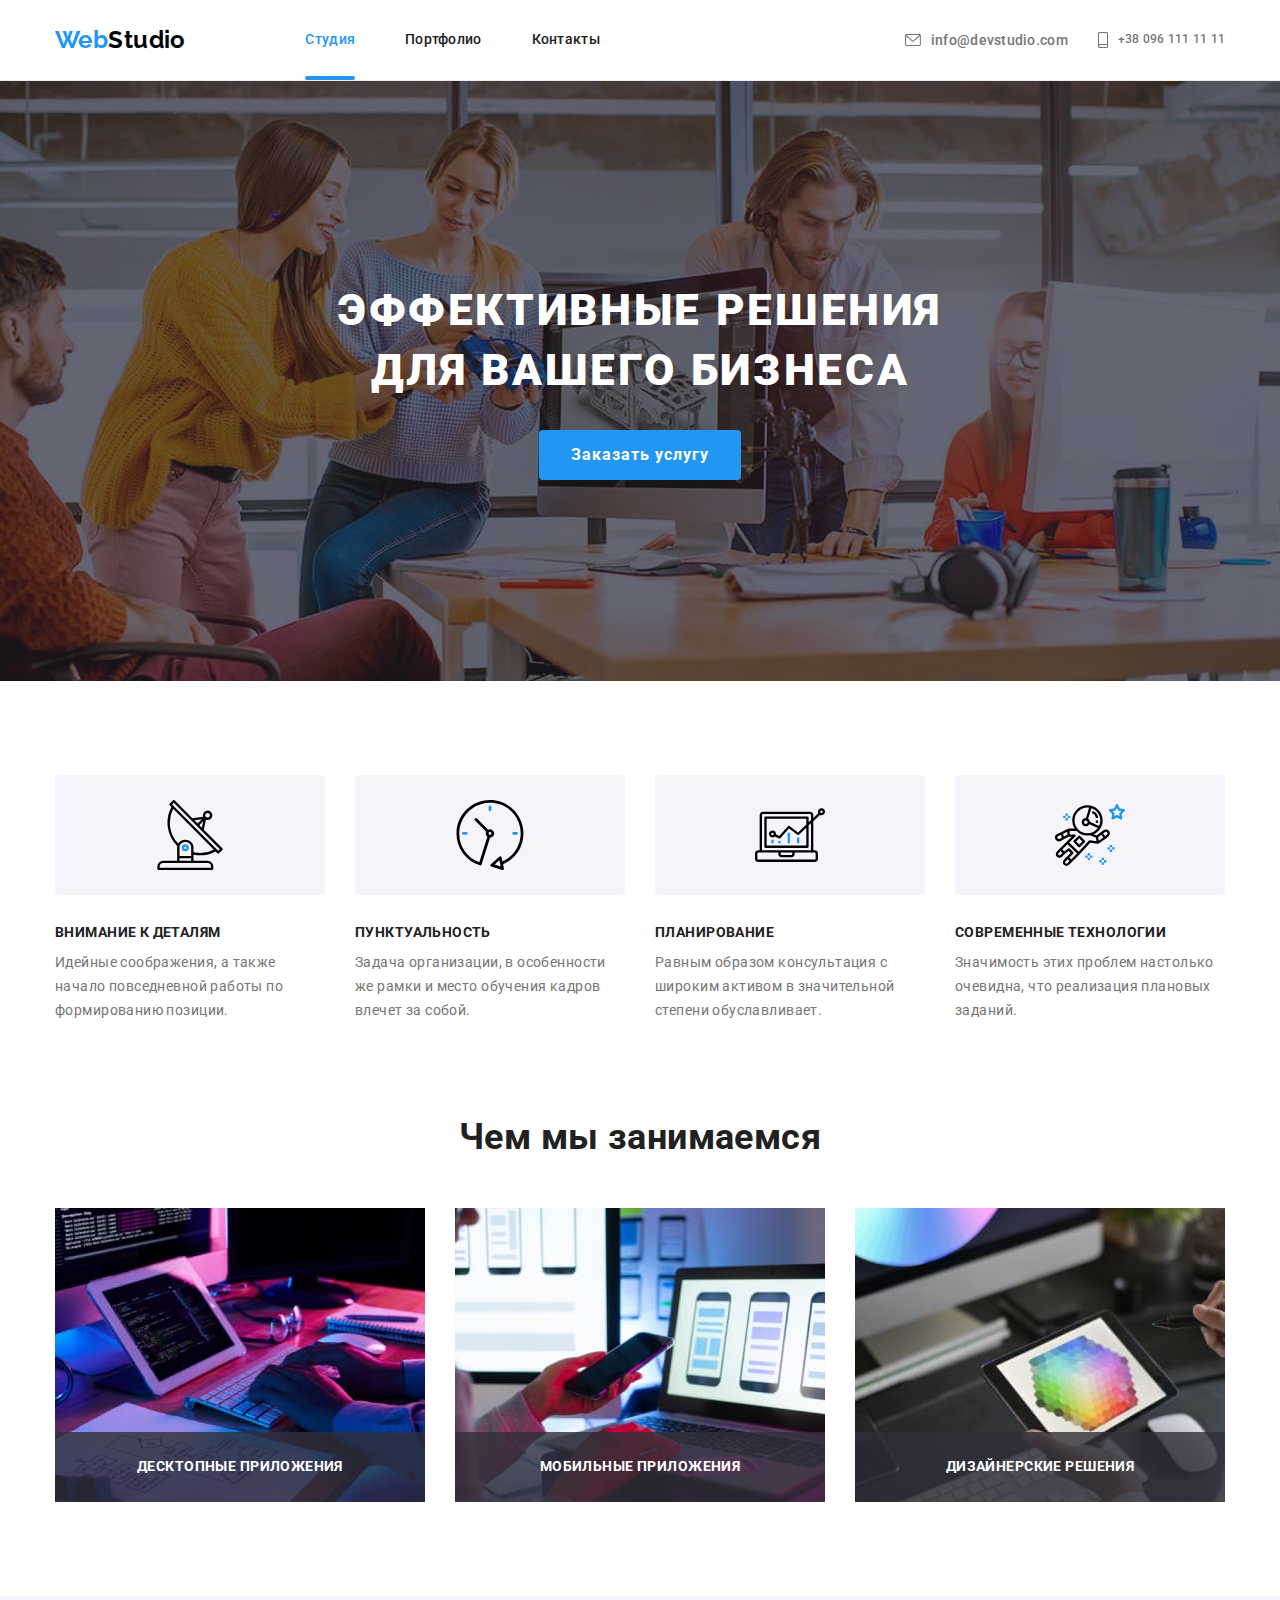
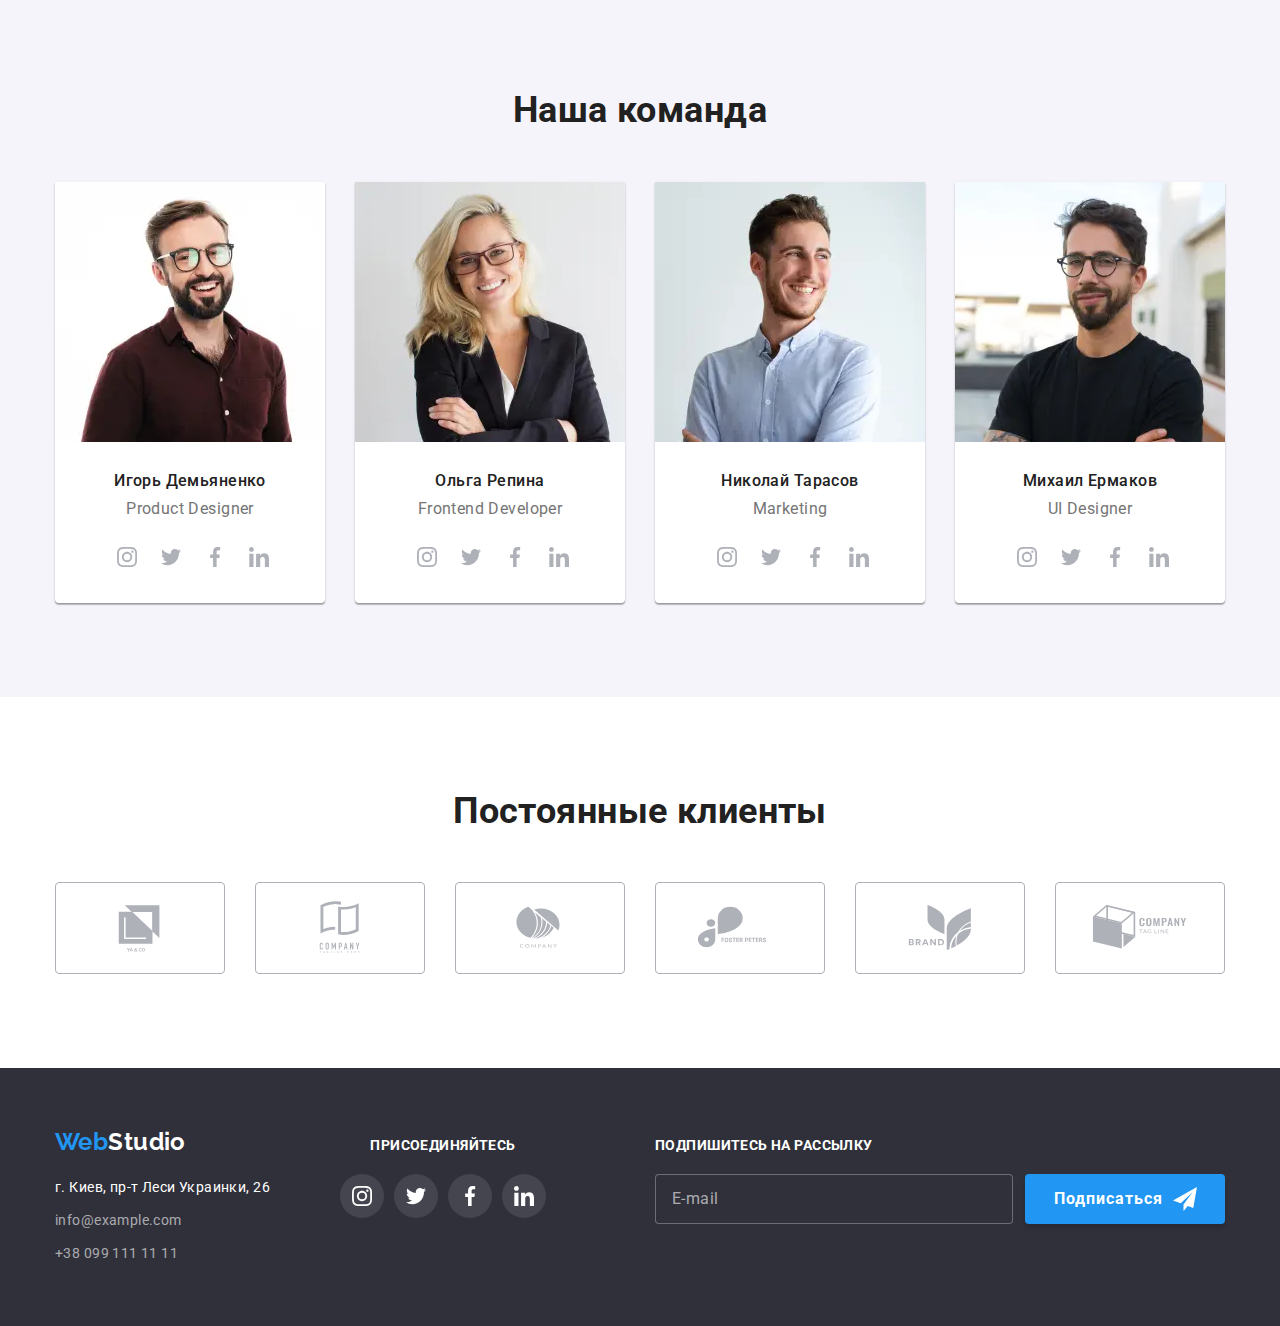
<file: index.html>
<!DOCTYPE html>
<html lang="ru">
  <head>
    <meta charset="UTF-8" />
    <meta http-equiv="X-UA-Compatible" content="IE=edge" />
    <meta name="viewport" content="width=device-width, initial-scale=1.0" />
    <title>WebStudio</title>
    <link
      href="https://fonts.googleapis.com/css2?family=Raleway:wght@700&family=Roboto:wght@400;500;700;900&display=swap"
      rel="stylesheet"
    />
    <link
      rel="stylesheet"
      href="https://cdnjs.cloudflare.com/ajax/libs/modern-normalize/1.1.0/modern-normalize.min.css"
    />
    <link rel="stylesheet" href="./css/main.min.css" />
    <link rel="stylesheet" href="./js/modal.js" />
    <link rel="stylesheet" href="./js/menu.js" />
  </head>
  <body>
    <header class="header-border">
      <div class="container header-formating">
        <a href="./index.html" class="header-formating__logo" aria-label="Логотип"
          >Web<span class="header-formating__logo--secondary-color">Studio</span></a
        >
        <button
          type="button"
          class="header-formatting__button"
          data-menu-button
          aria-expanded="false"
          aria-controls="menu-container"
        >
          <svg
            class="header-formatting__icon"
            width="40px"
            height="40px"
            aria-label="Переключатель мобильного меню"
          >
            <use class="header-formatting__icon--menu" href="./images/sprite.svg#icon-menu"></use>
            <use
              class="header-formatting__icon--close"
              href="./images/sprite.svg#icon-menuclose"
            ></use>
          </svg>
        </button>

        <div class="header-container" data-menu>
          <nav class="header-formating">
            <ul class="header-nav">
              <li class="header-nav__item">
                <a href="./index.html" class="header-nav__link header-nav__link--secondary-color"
                  >Студия</a
                >
              </li>
              <li class="header-nav__item">
                <a href="./portfolio.html" class="header-nav__link">Портфолио</a>
              </li>
              <li class="header-nav__item"><a href="" class="header-nav__link">Контакты</a></li>
            </ul>
          </nav>
          <div>
            <ul class="header-contacts">
              <li class="header-contacts__item">
                <a
                  href="mailto:info@devstudio.com"
                  class="header-contacts__link"
                  aria-label="Ссылка на почту"
                >
                  <svg class="header-contacts__icon mail" aria-label="Иконка конверта">
                    <use href="./images/sprite.svg#iconmail"></use>
                  </svg>
                  info@devstudio.com
                </a>
              </li>
              <li class="header-contacts__item">
                <a
                  href="tel:+380961111111"
                  class="header-contacts__link header-contacts__link--second"
                  aria-label="Контактный телефон"
                >
                  <svg class="header-contacts__icon phone" aria-label="Иконка телефона">
                    <use href="./images/sprite.svg#iconsmartphone"></use>
                  </svg>
                  +38 096 111 11 11
                </a>
              </li>
            </ul>
            <ul class="header-contacts__social">
              <li class="header-contacts__social--item">
                <a href="" aria-label="Ссылка на Инстаграмм">Instagram</a>
              </li>
              <li class="header-contacts__social--item">
                <a href="" aria-label="Ссылка на Твиттер">Twitter</a>
              </li>
              <li class="header-contacts__social--item">
                <a href="" aria-label="Ссылка на Фэйсбук">Facebook</a>
              </li>
              <li class="header-contacts__social--item">
                <a href="" aria-label="Ссылка на Линкедин">LinkedIn</a>
              </li>
            </ul>
          </div>
        </div>
      </div>
    </header>

    <!-- main -->
    <main>
      <div class="menu-container" data-menu id="menu-container"></div>

      <!-- Section 1 Main image with button-->
      <section class="main-header-bg section">
        <h1 class="main-header">Эффективные решения для вашего бизнеса</h1>
        <button data-modal-open type="button" class="button-order">Заказать услугу</button>
      </section>
      <!-- Modal window -->
      <div class="backdrop is-hidden" data-modal>
        <div class="modal">
          <button data-modal-close type="button" class="modal-close">
            <svg class="modal-iconclose" aria-label="Иконка закрыть">
              <use href="./images/sprite.svg#iconclose"></use>
            </svg>
          </button>
          <form class="modal-form">
            <p class="modal-description">Оставьте свои данные, мы вам перезвоним</p>
            <label class="modal-area">
              <input type="text" name="name" class="modal-input" />
              <svg class="modal-icon" aria-label="Иконка человека">
                <use href="./images/sprite.svg#iconname"></use>
              </svg>
              <span class="modal-title" aria-label="Имя">Имя</span>
            </label>
            <label class="modal-area">
              <input type="tel" name="phone" class="modal-input" />
              <svg class="modal-icon" aria-label="Иконка телефона">
                <use href="./images/sprite.svg#iconphone"></use>
              </svg>
              <span class="modal-title" aria-label="Телефон">Телефон</span>
            </label>
            <label class="modal-area">
              <input type="email" name="email" class="modal-input" />
              <svg class="modal-icon" aria-label="Иконка почты">
                <use href="./images/sprite.svg#iconmodalmail"></use>
              </svg>
              <span class="modal-title" aria-label="Почта">Почта</span>
            </label>
            <label class="modal-area">
              <textarea name="comment" placeholder="Введите текст"></textarea>
              <span class="modal-title">Комментарии</span>
            </label>
            <div class="agreement-position">
              <label class="agreement-position__label">
                <span>
                  <input type="checkbox" class="agreement-position__input" />Соглашаюсь с рассылкой
                  и принимаю

                  <a href="" aria-label="Условия договора">Условия договора</a>

                  <svg class="agreement-position__icon" aria-label="Иконка подтверждения">
                    <use href="./images/sprite.svg#iconcheck"></use>
                  </svg>
                </span>
              </label>
            </div>
            <button type="submit" class="agreement-position__button">Отправить</button>
          </form>
        </div>
      </div>
      <!-- Section 2 Work's specification -->
      <section class="section">
        <div class="container">
          <!-- Header will be hiden later -->
          <h2 class="hide">Особенности</h2>
          <ul class="specification-list">
            <li class="specification-list__item">
              <div class="specification-container">
                <svg width="70px" height="70px" aria-label="Иконка спутника">
                  <use href="./images/sprite.svg#iconsatellite"></use>
                </svg>
              </div>
              <h3 class="specification-list__header">Внимание к деталям</h3>
              <p class="specification-list__title">
                Идейные соображения, а также начало повседневной работы по формированию позиции.
              </p>
            </li>
            <li class="specification-list__item">
              <div class="specification-container">
                <svg width="70px" height="70px" aria-label="Иконка часов">
                  <use href="./images/sprite.svg#iconclock"></use>
                </svg>
              </div>
              <h3 class="specification-list__header">Пунктуальность</h3>
              <p class="specification-list__title">
                Задача организации, в особенности же рамки и место обучения кадров влечет за собой.
              </p>
            </li>
            <li class="specification-list__item">
              <div class="specification-container">
                <svg width="70px" height="70px" aria-label="Иконка графика">
                  <use href="./images/sprite.svg#icondiagram"></use>
                </svg>
              </div>
              <h3 class="specification-list__header">Планирование</h3>
              <p class="specification-list__title">
                Равным образом консультация с широким активом в значительной степени обуславливает.
              </p>
            </li>
            <li class="specification-list__item">
              <div class="specification-container">
                <svg width="70px" height="70px" aria-label="Иконка астронавт">
                  <use href="./images/sprite.svg#iconastronaut"></use>
                </svg>
              </div>
              <h3 class="specification-list__header">Современные технологии</h3>
              <p class="specification-list__title">
                Значимость этих проблем настолько очевидна, что реализация плановых заданий.
              </p>
            </li>
          </ul>
        </div>
      </section>
      <!-- Section 3 Field of activity-->
      <section class="section for-mobile">
        <div class="container">
          <h2 class="secondary-header">Чем мы занимаемся</h2>
          <ul class="activity-list">
            <li class="activity-list__item">
              <div class="activity-list__image">
                <picture>
                  <source srcset="./images/pc.jpg 1x, ./images/pc-2x.jpg 2x" type="image/jpg" />
                  <img src="./images/pc.jpg" alt="Десктоп" />
                </picture>
                <h3 class="activity-list__description">Десктопные приложения</h3>
              </div>
            </li>
            <li class="activity-list__item">
              <div class="activity-list__image">
                <picture>
                  <source
                    srcset="./images/mobile.jpg 1x, ./images/mobile-2x.jpg 2x"
                    type="image/jpg"
                  />
                  <img src="./images/mobile.jpg" alt="Смартфон" />
                </picture>
                <h3 class="activity-list__description">Мобильные приложения</h3>
              </div>
            </li>
            <li class="activity-list__item">
              <div class="activity-list__image">
                <picture>
                  <source
                    srcset="./images/tablet.jpg 1x, ./images/tablet-2x.jpg 2x"
                    type="image/jpg"
                  />
                  <img src="./images/tablet.jpg" alt="Планшет" />
                </picture>
                <h3 class="activity-list__description">Дизайнерские решения</h3>
              </div>
            </li>
          </ul>
        </div>
      </section>
      <!-- Section 4 Staff-->
      <section class="section staff-section">
        <div class="container">
          <h2 class="secondary-header">Наша команда</h2>
          <ul class="staff-list">
            <li class="staff-list__item">
              <picture>
                <source
                  srcset="
                    ./images/igor/igor-mobile-webp.webp    1x,
                    ./images/igor/igor-mobile-webp-2x.webp 2x
                  "
                  media="(max-width: 767px)"
                  type="image/webp"
                />

                <source
                  srcset="
                    ./images/igor/igor-tablet-webp.webp    1x,
                    ./images/igor/igor-tablet-webp-2x.webp 2x
                  "
                  media="(min-width: 768px) and (max-width: 1199px)"
                  type="image/webp"
                />

                <source
                  srcset="
                    ./images/igor/igor-desktop-webp.webp    1x,
                    ./images/igor/igor-desktop-webp-2x.webp 2x
                  "
                  media="(min-width: 1200px)"
                  type="image/webp"
                />

                <img
                  srcset="
                    ./images/igor/igor-mobile.jpg     450w,
                    ./images/igor/igor-mobile-2x.jpg  900w,
                    ./images/igor/igor-tablet.jpg     354w,
                    ./images/igor/igor-tablet-2x.jpg  708w,
                    ./images/igor/igor-desktop.jpg    270w,
                    ./images/igor/igor-desktop-2x.jpg 540w
                  "
                  sizes="
                  (max-width: 767px) 450px, 
                  (max-width: 767px) and (min-device-pixel-ratio: 2) 900px,
                  (min-width: 768px) and (max-width: 1199px) 354px,
                  (min-width: 768px) and (max-width: 1199px) and (min-device-pixel-ratio: 2) 708px,
                  (min-width: 1200px) 270px,
                  (min-width: 1200px) and (min-device-pixel-ratio: 2) 540px
                  "
                  src="./images/igor/igor-mobile.jpg"
                  alt="Игорь Демьяненко"
                />
              </picture>

              <div class="staff-list__container">
                <h3 class="staff-list__title">Игорь Демьяненко</h3>
                <p class="staff-list__descript">Product Designer</p>
                <ul class="social-list">
                  <li>
                    <a href="" class="social-list__links" aria-label="Ссылка на инстаграмм">
                      <svg class="social-list__icon" aria-label="Иконка инстаграмм">
                        <use href="./images/sprite.svg#iconinst"></use>
                      </svg>
                    </a>
                  </li>
                  <li>
                    <a href="" class="social-list__links" aria-label="Ссылка на твиттер">
                      <svg class="social-list__icon" aria-label="Иконка твиттера">
                        <use href="./images/sprite.svg#icontwitter"></use>
                      </svg>
                    </a>
                  </li>
                  <li>
                    <a href="" class="social-list__links" aria-label="Ссылка на фэйсбук">
                      <svg class="social-list__icon" aria-label="Иконка фэйсбука">
                        <use href="./images/sprite.svg#iconfacebook"></use>
                      </svg>
                    </a>
                  </li>
                  <li>
                    <a href="" class="social-list__links" aria-label="Ссылка на линкедин">
                      <svg class="social-list__icon" aria-label="Иконка линкедин">
                        <use href="./images/sprite.svg#iconlinkedin"></use>
                      </svg>
                    </a>
                  </li>
                </ul>
              </div>
            </li>
            <li class="staff-list__item">
              <picture>
                <source
                  srcset="
                    ./images/olga/olga-mobile-webp.webp    1x,
                    ./images/olga/olga-mobile-webp-2x.webp 2x
                  "
                  media="(max-width: 767px)"
                  type="image/webp"
                />

                <source
                  srcset="
                    ./images/olga/olga-tablet-webp.webp    1x,
                    ./images/olga/olga-tablet-webp-2x.webp 2x
                  "
                  media="(min-width: 768px) and (max-width: 1199px)"
                  type="image/webp"
                />

                <source
                  srcset="
                    ./images/olga/olga-desktop-webp.webp    1x,
                    ./images/olga/olga-desktop-webp-2x.webp 2x
                  "
                  media="(min-width: 1200px)"
                  type="image/webp"
                />

                <img
                  srcset="
                    ./images/olga/olga-mobile.jpg     450w,
                    ./images/olga/olga-mobile-2x.jpg  900w,
                    ./images/olga/olga-tablet.jpg     354w,
                    ./images/olga/olga-tablet-2x.jpg  708w,
                    ./images/olga/olga-desktop.jpg    270w,
                    ./images/olga/olga-desktop-2x.jpg 540w
                  "
                  sizes="
                  (max-width: 767px) 450px, 
                  (max-width: 767px) and (min-device-pixel-ratio: 2) 900px,
                  (min-width: 768px) and (max-width: 1199px) 354px,
                  (min-width: 768px) and (max-width: 1199px) and (min-device-pixel-ratio: 2) 708px,
                  (min-width: 1200px) 270px,
                  (min-width: 1200px) and (min-device-pixel-ratio: 2) 540px
                  "
                  src="./images/olga/olga-mobile.jpg"
                  alt="Ольга Репина"
                />
              </picture>

              <div class="staff-list__container">
                <h3 class="staff-list__title">Ольга Репина</h3>
                <p class="staff-list__descript">Frontend Developer</p>
                <ul class="social-list">
                  <li>
                    <a href="" class="social-list__links">
                      <svg class="social-list__icon">
                        <use href="./images/sprite.svg#iconinst"></use>
                      </svg>
                    </a>
                  </li>
                  <li>
                    <a href="" class="social-list__links">
                      <svg class="social-list__icon">
                        <use href="./images/sprite.svg#icontwitter"></use>
                      </svg>
                    </a>
                  </li>
                  <li>
                    <a href="" class="social-list__links">
                      <svg class="social-list__icon">
                        <use href="./images/sprite.svg#iconfacebook"></use>
                      </svg>
                    </a>
                  </li>
                  <li>
                    <a href="" class="social-list__links">
                      <svg class="social-list__icon">
                        <use href="./images/sprite.svg#iconlinkedin"></use>
                      </svg>
                    </a>
                  </li>
                </ul>
              </div>
            </li>
            <li class="staff-list__item">
              <picture>
                <source
                  srcset="
                    ./images/nikolay/nikolay-mobile-webp.webp    1x,
                    ./images/nikolay/nikolay-mobile-webp-2x.webp 2x
                  "
                  media="(max-width: 767px)"
                  type="image/webp"
                />

                <source
                  srcset="
                    ./images/nikolay/nikolay-tablet-webp.webp    1x,
                    ./images/nikolay/nikolay-tablet-webp-2x.webp 2x
                  "
                  media="(min-width: 768px) and (max-width: 1199px)"
                  type="image/webp"
                />

                <source
                  srcset="
                    ./images/nikolay/nikolay-desktop-webp.webp    1x,
                    ./images/nikolay/nikolay-desktop-webp-2x.webp 2x
                  "
                  media="(min-width: 1200px)"
                  type="image/webp"
                />

                <img
                  srcset="
                    ./images/nikolay/nikolay-mobile.jpg     450w,
                    ./images/nikolay/nikolay-mobile-2x.jpg  900w,
                    ./images/nikolay/nikolay-tablet.jpg     354w,
                    ./images/nikolay/nikolay-tablet-2x.jpg  708w,
                    ./images/nikolay/nikolay-desktop.jpg    270w,
                    ./images/nikolay/nikolay-desktop-2x.jpg 540w
                  "
                  sizes="
                  (max-width: 767px) 450px, 
                  (max-width: 767px) and (min-device-pixel-ratio: 2) 900px,
                  (min-width: 768px) and (max-width: 1199px) 354px,
                  (min-width: 768px) and (max-width: 1199px) and (min-device-pixel-ratio: 2) 708px,
                  (min-width: 1200px) 270px,
                  (min-width: 1200px) and (min-device-pixel-ratio: 2) 540px
                  "
                  src="./images/nikolay/nikolay-mobile.jpg"
                  alt="Николай Тарасов"
                />
              </picture>
              <div class="staff-list__container">
                <h3 class="staff-list__title">Николай Тарасов</h3>
                <p class="staff-list__descript">Marketing</p>
                <ul class="social-list">
                  <li>
                    <a href="" class="social-list__links">
                      <svg class="social-list__icon">
                        <use href="./images/sprite.svg#iconinst"></use>
                      </svg>
                    </a>
                  </li>
                  <li>
                    <a href="" class="social-list__links">
                      <svg class="social-list__icon">
                        <use href="./images/sprite.svg#icontwitter"></use>
                      </svg>
                    </a>
                  </li>
                  <li>
                    <a href="" class="social-list__links">
                      <svg class="social-list__icon">
                        <use href="./images/sprite.svg#iconfacebook"></use>
                      </svg>
                    </a>
                  </li>
                  <li>
                    <a href="" class="social-list__links">
                      <svg class="social-list__icon">
                        <use href="./images/sprite.svg#iconlinkedin"></use>
                      </svg>
                    </a>
                  </li>
                </ul>
              </div>
            </li>
            <li class="staff-list__item">
              <picture>
                <source
                  srcset="
                    ./images/mihail/mihail-mobile-webp.webp    1x,
                    ./images/mihail/mihail-mobile-webp-2x.webp 2x
                  "
                  media="(max-width: 767px)"
                  type="image/webp"
                />

                <source
                  srcset="
                    ./images/mihail/mihail-tablet-webp.webp    1x,
                    ./images/mihail/mihail-tablet-webp-2x.webp 2x
                  "
                  media="(min-width: 768px) and (max-width: 1199px)"
                  type="image/webp"
                />

                <source
                  srcset="
                    ./images/mihail/mihail-desktop-webp.webp    1x,
                    ./images/mihail/mihail-desktop-webp-2x.webp 2x
                  "
                  media="(min-width: 1200px)"
                  type="image/webp"
                />

                <img
                  srcset="
                    ./images/mihail/mihail-mobile.jpg     450w,
                    ./images/mihail/mihail-mobile-2x.jpg  900w,
                    ./images/mihail/mihail-tablet.jpg     354w,
                    ./images/mihail/mihail-tablet-2x.jpg  708w,
                    ./images/mihail/mihail-desktop.jpg    270w,
                    ./images/mihail/mihail-desktop-2x.jpg 540w
                  "
                  sizes="
                  (max-width: 767px) 450px, 
                  (max-width: 767px) and (min-device-pixel-ratio: 2) 900px,
                  (min-width: 768px) and (max-width: 1199px) 354px,
                  (min-width: 768px) and (max-width: 1199px) and (min-device-pixel-ratio: 2) 708px,
                  (min-width: 1200px) 270px,
                  (min-width: 1200px) and (min-device-pixel-ratio: 2) 540px
                  "
                  src="./images/mihail/mihail-mobile.jpg"
                  alt="Михаил Ермаков"
                />
              </picture>
              <div class="staff-list__container">
                <h3 class="staff-list__title">Михаил Ермаков</h3>
                <p class="staff-list__descript">UI Designer</p>
                <ul class="social-list">
                  <li>
                    <a href="" class="social-list__links">
                      <svg class="social-list__icon">
                        <use href="./images/sprite.svg#iconinst"></use>
                      </svg>
                    </a>
                  </li>
                  <li>
                    <a href="" class="social-list__links">
                      <svg class="social-list__icon">
                        <use href="./images/sprite.svg#icontwitter"></use>
                      </svg>
                    </a>
                  </li>
                  <li>
                    <a href="" class="social-list__links">
                      <svg class="social-list__icon">
                        <use href="./images/sprite.svg#iconfacebook"></use>
                      </svg>
                    </a>
                  </li>
                  <li>
                    <a href="" class="social-list__links">
                      <svg class="social-list__icon">
                        <use href="./images/sprite.svg#iconlinkedin"></use>
                      </svg>
                    </a>
                  </li>
                </ul>
              </div>
            </li>
          </ul>
        </div>
      </section>
      <!-- Section 5 Clients -->
      <section class="section">
        <div class="container">
          <h2 class="secondary-header">Постоянные клиенты</h2>
          <ul class="clients-list">
            <li>
              <a href="" class="clients-list__links" aria-label="Ссылка на Ya&Co">
                <svg class="clients-list__icon" aria-label="Иконка Ya&Co">
                  <use href="./images/sprite.svg#iconlogo"></use>
                </svg>
              </a>
            </li>
            <li>
              <a href="" class="clients-list__links" aria-label="Ссылка на Tagline">
                <svg class="clients-list__icon" aria-label="Иконка Tagline">
                  <use href="./images/sprite.svg#icontagline1"></use>
                </svg>
              </a>
            </li>
            <li>
              <a href="" class="clients-list__links" aria-label="Ссылка на Company">
                <svg class="clients-list__icon" aria-label="Иконка Company">
                  <use href="./images/sprite.svg#iconcompany"></use>
                </svg>
              </a>
            </li>
            <li>
              <a href="" class="clients-list__links" aria-label="Ссылка на Fosters">
                <svg class="clients-list__icon" aria-label="Иконка Fosters">
                  <use href="./images/sprite.svg#iconfoster"></use>
                </svg>
              </a>
            </li>
            <li>
              <a href="" class="clients-list__links" aria-label="Ссылка на Brand">
                <svg class="clients-list__icon" aria-label="Иконка Brand">
                  <use href="./images/sprite.svg#iconbrand"></use>
                </svg>
              </a>
            </li>
            <li>
              <a href="" class="clients-list__links" aria-label="Ссылка на Tagline 2">
                <svg class="clients-list__icon" aria-label="Иконка Tagline 2">
                  <use href="./images/sprite.svg#icontagline2"></use>
                </svg>
              </a>
            </li>
          </ul>
        </div>
      </section>
    </main>
    <!-- Footer -->
    <footer class="footer-padding footer-style">
      <div class="container footer-formating">
        <div class="footer-formating__container">
          <address class="footer-formating__normal">
            <a href="./index.html" class="footer-formating__logo" aria-label="Логотип"
              >Web<span class="footer-formating__logo--secondary-color">Studio</span></a
            >
            <p class="footer-formating__adress">г. Киев, пр-т Леси Украинки, 26</p>
            <a
              href="mailto:info@example.com"
              class="footer-formating__contacts"
              aria-label="Ссылка на почту"
              >info@example.com</a
            >
            <a
              href="tel:+380991111111"
              class="footer-formating__contacts"
              aria-label="Контактный телефон"
              >+38 099 111 11 11</a
            >
          </address>

          <div class="footer-social">
            <p class="footer-social__text">присоединяйтесь</p>
            <ul class="footer-social__list">
              <li>
                <a href="" class="footer-social__links" aria-label="Ссылка на инстаграмм">
                  <svg class="footer-social__icon" aria-label="Иконка инстаграмм">
                    <use href="./images/sprite.svg#iconinst"></use>
                  </svg>
                </a>
              </li>
              <li>
                <a href="" class="footer-social__links" aria-label="Ссылка на твиттер">
                  <svg class="footer-social__icon" aria-label="Иконка твиттера">
                    <use href="./images/sprite.svg#icontwitter"></use>
                  </svg>
                </a>
              </li>
              <li>
                <a href="" class="footer-social__links" aria-label="Ссылка на фэйсбук">
                  <svg class="footer-social__icon" aria-label="Иконка фэйсбук">
                    <use href="./images/sprite.svg#iconfacebook"></use>
                  </svg>
                </a>
              </li>
              <li>
                <a href="" class="footer-social__links" aria-label="Ссылка на линкедин">
                  <svg class="footer-social__icon" aria-label="Иконка линкедин">
                    <use href="./images/sprite.svg#iconlinkedin"></use>
                  </svg>
                </a>
              </li>
            </ul>
          </div>
        </div>
        <!-- Subscribe -->
        <form class="footer-form">
          <p class="footer-social__text">Подпишитесь на рассылку</p>
          <label class="footer-form__label">
            <input type="text" name="email" class="footer-form__input" placeholder="E-mail" />
            <button type="submit" class="footer-form__button">Подписаться</button>
          </label>
        </form>
      </div>
    </footer>
    <script src="./js/modal.js"></script>
    <script src="./js/menu.js"></script>
  </body>
</html>
</file>
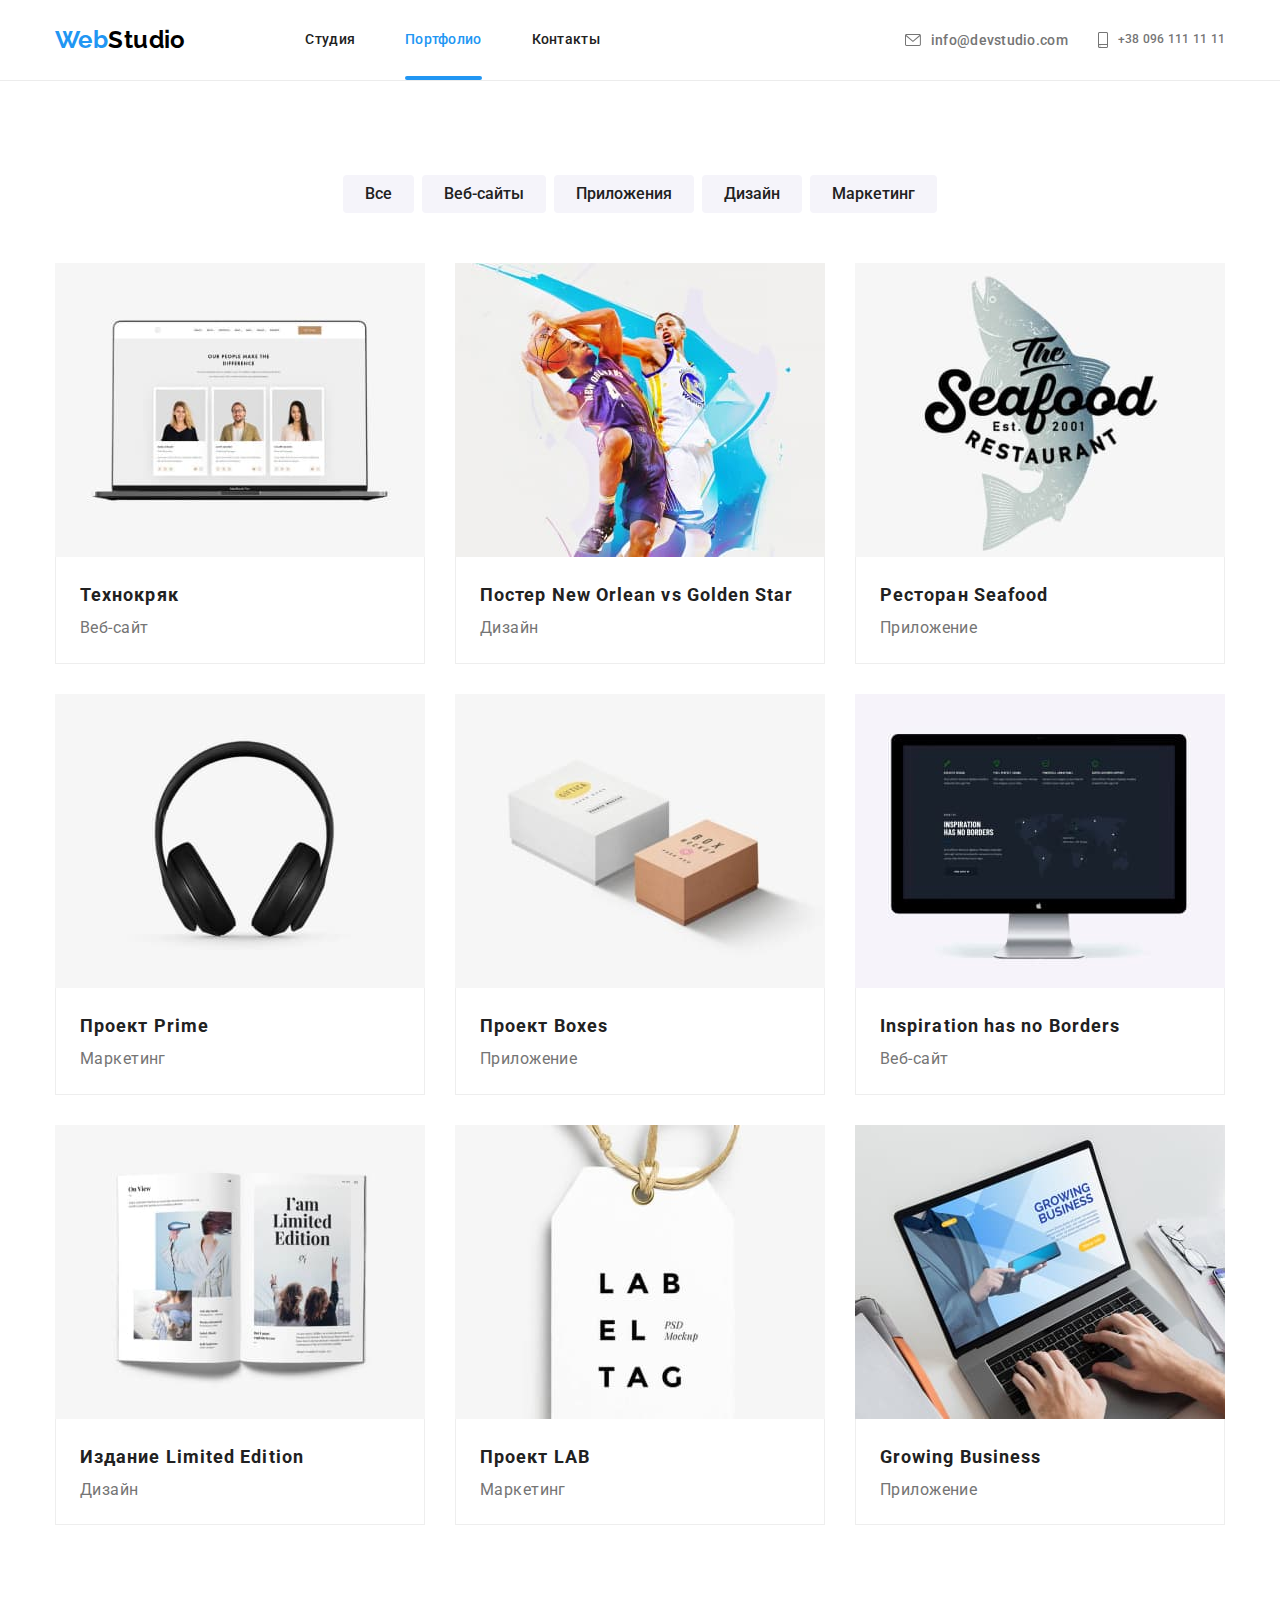
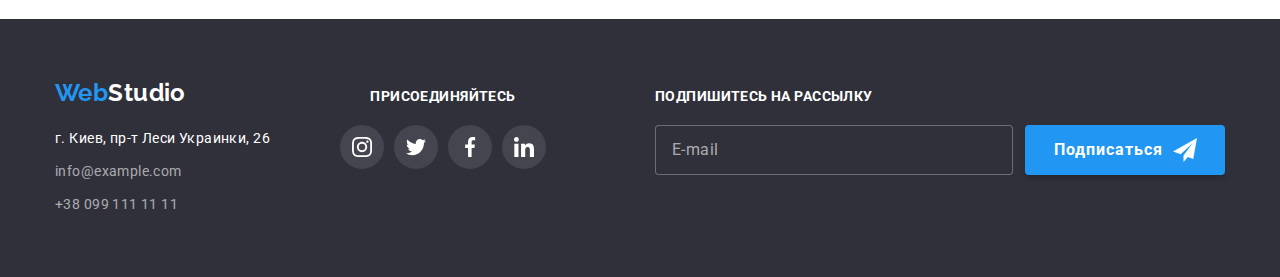
<file: portfolio.html>
<!DOCTYPE html>
<html lang="en">
  <head>
    <meta charset="UTF-8" />
    <meta http-equiv="X-UA-Compatible" content="IE=edge" />
    <meta name="viewport" content="width=device-width, initial-scale=1.0" />
    <title>Портфолио</title>
    <link
      href="https://fonts.googleapis.com/css2?family=Raleway:wght@700&family=Roboto:wght@400;500;700;900&display=swap"
      rel="stylesheet"
    />
    <link
      rel="stylesheet"
      href="https://cdnjs.cloudflare.com/ajax/libs/modern-normalize/1.1.0/modern-normalize.min.css"
    />
    <link rel="stylesheet" href="./css/main.min.css" />
    <link rel="stylesheet" href="./js/menu.js" />
  </head>
  <body>
    <!-- Header -->
    <header class="header-border">
      <div class="container header-formating">
        <a href="./index.html" class="header-formating__logo" aria-label="Логотип"
          >Web<span class="header-formating__logo--secondary-color">Studio</span></a
        >
        <button
          type="button"
          class="header-formatting__button"
          data-menu-button
          aria-expanded="false"
          aria-controls="menu-container"
        >
          <svg
            class="header-formatting__icon"
            width="40px"
            height="40px"
            aria-label="Переключатель мобильного меню"
          >
            <use class="header-formatting__icon--menu" href="./images/sprite.svg#icon-menu"></use>
            <use
              class="header-formatting__icon--close"
              href="./images/sprite.svg#icon-menuclose"
            ></use>
          </svg>
        </button>

        <div class="header-container" data-menu>
          <nav class="header-formating">
            <ul class="header-nav">
              <li class="header-nav__item">
                <a href="./index.html" class="header-nav__link">Студия</a>
              </li>
              <li class="header-nav__item">
                <a
                  href="./portfolio.html"
                  class="header-nav__link header-nav__link--secondary-color"
                  >Портфолио</a
                >
              </li>
              <li class="header-nav__item"><a href="" class="header-nav__link">Контакты</a></li>
            </ul>
          </nav>

          <ul class="header-contacts">
            <li class="header-contacts__item">
              <a
                href="mailto:info@devstudio.com"
                class="header-contacts__link"
                aria-label="Ссылка на почту"
              >
                <svg
                  class="header-contacts__icon"
                  width="16px"
                  height="12px"
                  aria-label="Иконка конверта"
                >
                  <use href="./images/sprite.svg#iconmail"></use>
                </svg>
                info@devstudio.com
              </a>
            </li>
            <li class="header-contacts__item">
              <a
                href="tel:+380961111111"
                class="header-contacts__link header-contacts__link--second"
                aria-label="Контактный телефон"
              >
                <svg
                  class="header-contacts__icon"
                  width="10px"
                  height="16px"
                  aria-label="Иконка телефона"
                >
                  <use href="./images/sprite.svg#iconsmartphone"></use>
                </svg>
                +38 096 111 11 11
              </a>
            </li>
          </ul>
          <ul class="header-contacts__social">
            <li class="header-contacts__social--item">
              <a href="">Instagram</a>
            </li>
            <li class="header-contacts__social--item">
              <a href="">Twitter</a>
            </li>
            <li class="header-contacts__social--item">
              <a href="">Facebook</a>
            </li>
            <li class="header-contacts__social--item">
              <a href="">LinkedIn</a>
            </li>
          </ul>
        </div>
      </div>
    </header>
    <!-- Main -->
    <main>
      <!-- Hide later -->
      <h1 class="hide">Портфолио</h1>
      <!-- Section 1 -->

      <section class="section no-bot-padding">
        <div class="container">
          <!-- Hide later -->
          <h2 class="hide">Фильтр наших работ</h2>
          <!-- Buttons list -->
          <ul class="filter-list">
            <li class="filter-list__item">
              <button type="button" class="filter-list__button">Все</button>
            </li>
            <li class="filter-list__item">
              <button type="button" class="filter-list__button">Веб-сайты</button>
            </li>
            <li class="filter-list__item">
              <button type="button" class="filter-list__button">Приложения</button>
            </li>
            <li class="filter-list__item">
              <button type="button" class="filter-list__button">Дизайн</button>
            </li>
            <li class="filter-list__item">
              <button type="button" class="filter-list__button">Маркетинг</button>
            </li>
          </ul>
        </div>
      </section>

      <!-- Section 2 -->
      <section class="section custom-top-padding">
        <div class="container">
          <ul class="portfolio-list">
            <li class="portfolio-list__cards">
              <a href="" class="portfolio-list__links">
                <div class="portfolio-overlay">
                  <picture>
                    <source
                      srcset="
                        ./images/technokrack/technokrack-mobile.jpg    1x,
                        ./images/technokrack/technokrack-mobile-2x.jpg 2x
                      "
                      type="image/jpg"
                      media="(max-width: 767px)"
                    />

                    <source
                      srcset="
                        ./images/technokrack/technokrack-tablet.jpg    1x,
                        ./images/technokrack/technokrack-tablet-2x.jpg 2x
                      "
                      type="image/jpg"
                      media="(min-width: 768px) and (max-width: 1199px)"
                    />

                    <source
                      srcset="
                        ./images/technokrack/technokrack-desktop.jpg    1x,
                        ./images/technokrack/technokrack-desktop-2x.jpg 2x
                      "
                      type="image/jpg"
                      media="(min-width: 1200px)"
                    />

                    <img src="./images/technokrack/technokrack-mobile.jpg" alt="Технокряк" />
                  </picture>

                  <p class="portfolio-overlay__description">
                    Ресурс предлагает комплексные предложения с разным уровнем функционала и
                    сервисов. Все это позволит посетителю получить исчерпывающие сведения о компании
                    или частном лице.
                  </p>
                </div>
                <div class="portfolio-container">
                  <h3 class="portfolio-container__title">Технокряк</h3>
                  <p class="portfolio-container__descript">Веб-сайт</p>
                </div>
              </a>
            </li>
            <li class="portfolio-list__cards">
              <a href="" class="portfolio-list__links">
                <div class="portfolio-overlay">
                  <picture>
                    <source
                      srcset="
                        ./images/neworlean/neworlean-mobile.jpg    1x,
                        ./images/neworlean/neworlean-mobile-2x.jpg 2x
                      "
                      type="image/jpg"
                      media="(max-width: 767px)"
                    />

                    <source
                      srcset="
                        ./images/neworlean/neworlean-tablet.jpg    1x,
                        ./images/neworlean/neworlean-tablet-2x.jpg 2x
                      "
                      type="image/jpg"
                      media="(min-width: 768px) and (max-width: 1199px)"
                    />

                    <source
                      srcset="
                        ./images/neworlean/neworlean-desktop.jpg    1x,
                        ./images/neworlean/neworlean-desktop-2x.jpg 2x
                      "
                      type="image/jpg"
                      media="(min-width: 1200px)"
                    />

                    <img src="./images/neworlean/neworlean-mobile.jpg" alt="Новый Орлеан" />
                  </picture>

                  <p class="portfolio-overlay__description">
                    Ресурс предлагает комплексные предложения с разным уровнем функционала и
                    сервисов. Все это позволит посетителю получить исчерпывающие сведения о компании
                    или частном лице.
                  </p>
                </div>
                <div class="portfolio-container">
                  <h3 class="portfolio-container__title">Постер New Orlean vs Golden Star</h3>
                  <p class="portfolio-container__descript">Дизайн</p>
                </div>
              </a>
            </li>
            <li class="portfolio-list__cards">
              <a href="" class="portfolio-list__links">
                <div class="portfolio-overlay">
                  <picture>
                    <source
                      srcset="
                        ./images/seafood/seafood-mobile.jpg    1x,
                        ./images/seafood/seafood-mobile-2x.jpg 2x
                      "
                      type="image/jpg"
                      media="(max-width: 767px)"
                    />

                    <source
                      srcset="
                        ./images/seafood/seafood-tablet.jpg    1x,
                        ./images/seafood/seafood-tablet-2x.jpg 2x
                      "
                      type="image/jpg"
                      media="(min-width: 768px) and (max-width: 1199px)"
                    />

                    <source
                      srcset="
                        ./images/seafood/seafood-desktop.jpg    1x,
                        ./images/seafood/seafood-desktop-2x.jpg 2x
                      "
                      type="image/jpg"
                      media="(min-width: 1200px)"
                    />

                    <img src="./images/seafood/seafood-mobile.jpg" alt="Ресторан Seafood" />
                  </picture>

                  <p class="portfolio-overlay__description">
                    Ресурс предлагает комплексные предложения с разным уровнем функционала и
                    сервисов. Все это позволит посетителю получить исчерпывающие сведения о компании
                    или частном лице.
                  </p>
                </div>
                <div class="portfolio-container">
                  <h3 class="portfolio-container__title">Ресторан Seafood</h3>
                  <p class="portfolio-container__descript">Приложение</p>
                </div>
              </a>
            </li>
            <li class="portfolio-list__cards">
              <a href="" class="portfolio-list__links">
                <div class="portfolio-overlay">
                  <picture>
                    <source
                      srcset="
                        ./images/prime/prime-mobile.jpg    1x,
                        ./images/prime/prime-mobile-2x.jpg 2x
                      "
                      type="image/jpg"
                      media="(max-width: 767px)"
                    />

                    <source
                      srcset="
                        ./images/prime/prime-tablet.jpg    1x,
                        ./images/prime/prime-tablet-2x.jpg 2x
                      "
                      type="image/jpg"
                      media="(min-width: 768px) and (max-width: 1199px)"
                    />

                    <source
                      srcset="
                        ./images/prime/prime-desktop.jpg    1x,
                        ./images/prime/prime-desktop-2x.jpg 2x
                      "
                      type="image/jpg"
                      media="(min-width: 1200px)"
                    />

                    <img src="./images/prime/prime-mobile.jpg" alt="Проект Прайм" />
                  </picture>
                  <p class="portfolio-overlay__description">
                    Ресурс предлагает комплексные предложения с разным уровнем функционала и
                    сервисов. Все это позволит посетителю получить исчерпывающие сведения о компании
                    или частном лице.
                  </p>
                </div>
                <div class="portfolio-container">
                  <h3 class="portfolio-container__title">Проект Prime</h3>
                  <p class="portfolio-container__descript">Маркетинг</p>
                </div>
              </a>
            </li>
            <li class="portfolio-list__cards">
              <a href="" class="portfolio-list__links">
                <div class="portfolio-overlay">
                  <picture>
                    <source
                      srcset="
                        ./images/boxes/boxes-mobile.jpg    1x,
                        ./images/boxes/boxes-mobile-2x.jpg 2x
                      "
                      type="image/jpg"
                      media="(max-width: 767px)"
                    />

                    <source
                      srcset="
                        ./images/boxes/boxes-tablet.jpg    1x,
                        ./images/boxes/boxes-tablet-2x.jpg 2x
                      "
                      type="image/jpg"
                      media="(min-width: 768px) and (max-width: 1199px)"
                    />

                    <source
                      srcset="
                        ./images/boxes/boxes-desktop.jpg    1x,
                        ./images/boxes/boxes-desktop-2x.jpg 2x
                      "
                      type="image/jpg"
                      media="(min-width: 1200px)"
                    />

                    <img src="./images/boxes/boxes-mobile.jpg" alt="Проект Боксес" />
                  </picture>
                  <p class="portfolio-overlay__description">
                    Ресурс предлагает комплексные предложения с разным уровнем функционала и
                    сервисов. Все это позволит посетителю получить исчерпывающие сведения о компании
                    или частном лице.
                  </p>
                </div>
                <div class="portfolio-container">
                  <h3 class="portfolio-container__title">Проект Boxes</h3>
                  <p class="portfolio-container__descript">Приложение</p>
                </div>
              </a>
            </li>
            <li class="portfolio-list__cards">
              <a href="" class="portfolio-list__links">
                <div class="portfolio-overlay">
                  <picture>
                    <source
                      srcset="
                        ./images/inspiration/inspiration-mobile.jpg    1x,
                        ./images/inspiration/inspiration-mobile-2x.jpg 2x
                      "
                      type="image/jpg"
                      media="(max-width: 767px)"
                    />

                    <source
                      srcset="
                        ./images/inspiration/inspiration-tablet.jpg    1x,
                        ./images/inspiration/inspiration-tablet-2x.jpg 2x
                      "
                      type="image/jpg"
                      media="(min-width: 768px) and (max-width: 1199px)"
                    />

                    <source
                      srcset="
                        ./images/inspiration/inspiration-desktop.jpg    1x,
                        ./images/inspiration/inspiration-desktop-2x.jpg 2x
                      "
                      type="image/jpg"
                      media="(min-width: 1200px)"
                    />

                    <img src="./images/inspiration/inspiration-mobile.jpg" alt="Вдохновление" />
                  </picture>
                  <p class="portfolio-overlay__description">
                    Ресурс предлагает комплексные предложения с разным уровнем функционала и
                    сервисов. Все это позволит посетителю получить исчерпывающие сведения о компании
                    или частном лице.
                  </p>
                </div>
                <div class="portfolio-container">
                  <h3 class="portfolio-container__title">Inspiration has no Borders</h3>
                  <p class="portfolio-container__descript">Веб-сайт</p>
                </div>
              </a>
            </li>
            <li class="portfolio-list__cards">
              <a href="" class="portfolio-list__links">
                <div class="portfolio-overlay">
                  <picture>
                    <source
                      srcset="
                        ./images/limited/limited-mobile.jpg    1x,
                        ./images/limited/limited-mobile-2x.jpg 2x
                      "
                      type="image/jpg"
                      media="(max-width: 767px)"
                    />

                    <source
                      srcset="
                        ./images/limited/limited-tablet.jpg    1x,
                        ./images/limited/limited-tablet-2x.jpg 2x
                      "
                      type="image/jpg"
                      media="(min-width: 768px) and (max-width: 1199px)"
                    />

                    <source
                      srcset="
                        ./images/limited/limited-desktop.jpg    1x,
                        ./images/limited/limited-desktop-2x.jpg 2x
                      "
                      type="image/jpg"
                      media="(min-width: 1200px)"
                    />

                    <img src="./images/limited/limited-mobile.jpg" alt="Проект Лимитед" />
                  </picture>
                  <p class="portfolio-overlay__description">
                    Ресурс предлагает комплексные предложения с разным уровнем функционала и
                    сервисов. Все это позволит посетителю получить исчерпывающие сведения о компании
                    или частном лице.
                  </p>
                </div>
                <div class="portfolio-container">
                  <h3 class="portfolio-container__title">Издание Limited Edition</h3>
                  <p class="portfolio-container__descript">Дизайн</p>
                </div>
              </a>
            </li>
            <li class="portfolio-list__cards">
              <a href="" class="portfolio-list__links">
                <div class="portfolio-overlay">
                  <picture>
                    <source
                      srcset="./images/lab/lab-mobile.jpg 1x, ./images/lab/lab-mobile-2x.jpg 2x"
                      type="image/jpg"
                      media="(max-width: 767px)"
                    />

                    <source
                      srcset="./images/lab/lab-tablet.jpg 1x, ./images/lab/lab-tablet-2x.jpg 2x"
                      type="image/jpg"
                      media="(min-width: 768px) and (max-width: 1199px)"
                    />

                    <source
                      srcset="./images/lab/lab-desktop.jpg 1x, ./images/lab/lab-desktop-2x.jpg 2x"
                      type="image/jpg"
                      media="(min-width: 1200px)"
                    />

                    <img src="./images/lab/lab-mobile.jpg" alt="Проект Лаб" />
                  </picture>
                  <p class="portfolio-overlay__description">
                    Ресурс предлагает комплексные предложения с разным уровнем функционала и
                    сервисов. Все это позволит посетителю получить исчерпывающие сведения о компании
                    или частном лице.
                  </p>
                </div>
                <div class="portfolio-container">
                  <h3 class="portfolio-container__title">Проект LAB</h3>
                  <p class="portfolio-container__descript">Маркетинг</p>
                </div>
              </a>
            </li>
            <li class="portfolio-list__cards">
              <a href="" class="portfolio-list__links">
                <div class="portfolio-overlay">
                  <picture>
                    <source
                      srcset="
                        ./images/growing/growing-mobile.jpg    1x,
                        ./images/growing/growing-mobile-2x.jpg 2x
                      "
                      type="image/jpg"
                      media="(max-width: 767px)"
                    />

                    <source
                      srcset="
                        ./images/growing/growing-tablet.jpg    1x,
                        ./images/growing/growing-tablet-2x.jpg 2x
                      "
                      type="image/jpg"
                      media="(min-width: 768px) and (max-width: 1199px)"
                    />

                    <source
                      srcset="
                        ./images/growing/growing-desktop.jpg    1x,
                        ./images/growing/growing-desktop-2x.jpg 2x
                      "
                      type="image/jpg"
                      media="(min-width: 1200px)"
                    />

                    <img src="./images/growing/growing-mobile.jpg" alt="Проект Гроуинг" />
                  </picture>
                  <p class="portfolio-overlay__description">
                    Ресурс предлагает комплексные предложения с разным уровнем функционала и
                    сервисов. Все это позволит посетителю получить исчерпывающие сведения о компании
                    или частном лице.
                  </p>
                </div>
                <div class="portfolio-container">
                  <h3 class="portfolio-container__title">Growing Business</h3>
                  <p class="portfolio-container__descript">Приложение</p>
                </div>
              </a>
            </li>
          </ul>
        </div>
      </section>
    </main>
    <!-- Footer -->
    <footer class="footer-padding footer-style">
      <div class="container footer-formating">
        <div class="footer-formating__container">
          <address class="footer-formating__normal">
            <a href="./index.html" class="footer-formating__logo" aria-label="Логотип"
              >Web<span class="footer-formating__logo--secondary-color">Studio</span></a
            >
            <p class="footer-formating__adress">г. Киев, пр-т Леси Украинки, 26</p>
            <a
              href="mailto:info@example.com"
              class="footer-formating__contacts"
              aria-label="Ссылка на почту"
              >info@example.com</a
            >
            <a
              href="tel:+380991111111"
              class="footer-formating__contacts"
              aria-label="Контактный телефон"
              >+38 099 111 11 11</a
            >
          </address>

          <div class="footer-social">
            <p class="footer-social__text">присоединяйтесь</p>
            <ul class="footer-social__list">
              <li>
                <a href="" class="footer-social__links" aria-label="Ссылка на инстаграмм">
                  <svg class="footer-social__icon" aria-label="Иконка инстаграмм">
                    <use href="./images/sprite.svg#iconinst"></use>
                  </svg>
                </a>
              </li>
              <li>
                <a href="" class="footer-social__links" aria-label="Ссылка на твиттер">
                  <svg class="footer-social__icon" aria-label="Иконка твиттера">
                    <use href="./images/sprite.svg#icontwitter"></use>
                  </svg>
                </a>
              </li>
              <li>
                <a href="" class="footer-social__links" aria-label="Ссылка на фэйсбук">
                  <svg class="footer-social__icon" aria-label="Иконка фэйсбук">
                    <use href="./images/sprite.svg#iconfacebook"></use>
                  </svg>
                </a>
              </li>
              <li>
                <a href="" class="footer-social__links" aria-label="Ссылка на линкедин">
                  <svg class="footer-social__icon" aria-label="Иконка линкедин">
                    <use href="./images/sprite.svg#iconlinkedin"></use>
                  </svg>
                </a>
              </li>
            </ul>
          </div>
        </div>
        <!-- Subscribe -->
        <form class="footer-form">
          <p class="footer-social__text">Подпишитесь на рассылку</p>
          <label class="footer-form__label">
            <input type="text" name="email" class="footer-form__input" placeholder="E-mail" />
            <button type="submit" class="footer-form__button">Подписаться</button>
          </label>
        </form>
      </div>
    </footer>
    <script src="./js/menu.js"></script>
  </body>
</html>
</file>
<file: css/main.min.css>
.social-list__icon,.clients-list__icon,.modal-iconclose,.modal-icon,.header-formatting__icon--menu,.header-formatting__icon--close{-webkit-transition:fill 250ms cubic-bezier(0.4, 0, 0.2, 1);transition:fill 250ms cubic-bezier(0.4, 0, 0.2, 1)}.header-nav__link,.header-contacts__link,.header-contacts__link--second,.footer-formating__contacts{-webkit-transition:color 250ms cubic-bezier(0.4, 0, 0.2, 1);transition:color 250ms cubic-bezier(0.4, 0, 0.2, 1)}.portfolio-overlay__description,.modal{-webkit-transition:-webkit-transform 250ms cubic-bezier(0.4, 0, 0.2, 1);transition:-webkit-transform 250ms cubic-bezier(0.4, 0, 0.2, 1);transition:transform 250ms cubic-bezier(0.4, 0, 0.2, 1);transition:transform 250ms cubic-bezier(0.4, 0, 0.2, 1), -webkit-transform 250ms cubic-bezier(0.4, 0, 0.2, 1)}.header-formating__logo,.footer-formating__logo{margin-left:0;margin-right:0;font-family:'Raleway', sans-serif;font-size:24px;line-height:1.16;color:#2196F3;text-decoration:none}.hide{position:absolute;opacity:0}.header-formating__logo{padding-top:16px;padding-bottom:16px}@media screen and (min-width: 768px){.header-formating__logo{padding-top:26px;padding-bottom:26px}}.header-formating__logo--secondary-color{color:#000000}.footer-formating__logo--secondary-color{color:#fff}.header-border{border-bottom:1px solid #ECECEC}.header-nav{display:-webkit-box;display:-ms-flexbox;display:flex;-webkit-box-orient:vertical;-webkit-box-direction:normal;-ms-flex-direction:column;flex-direction:column}@media screen and (min-width: 768px){.header-nav{-webkit-box-orient:horizontal;-webkit-box-direction:normal;-ms-flex-direction:row;flex-direction:row;-webkit-box-align:center;-ms-flex-align:center;align-items:center;margin:0}}.header-nav__item:not(:last-child){margin-bottom:32px}@media screen and (max-height: 427px){.header-nav__item:not(:last-child){margin-bottom:15px}}@media screen and (min-width: 768px){.header-nav__item:not(:last-child){margin-bottom:0;margin-right:50px}}.header-nav__link{text-decoration:none;font-weight:500;font-size:40px;line-height:1.17;letter-spacing:0.02em;color:#212121}.header-nav__link:hover,.header-nav__link:focus{color:#2196F3}@media screen and (max-height: 427px){.header-nav__link{font-size:5.4vh}}@media screen and (min-width: 768px){.header-nav__link{position:relative;font-size:14px;line-height:1.14;padding-top:32px;padding-bottom:32px}}.header-nav__link--secondary-color{color:#2196F3}@media screen and (min-width: 768px){.header-nav__link--secondary-color::after{position:absolute;display:block;content:"";bottom:0;width:100%;border-bottom:4px solid #2196F3;border-radius:2px;-webkit-transform:translateY(1px);transform:translateY(1px)}}.header-formating{position:relative;display:-webkit-box;display:-ms-flexbox;display:flex;-webkit-box-align:center;-ms-flex-align:center;align-items:center;-webkit-box-pack:justify;-ms-flex-pack:justify;justify-content:space-between}@media screen and (min-width: 768px){.header-formating{margin-right:84px}}@media screen and (min-width: 1200px){.header-formating{-webkit-box-pack:justify;-ms-flex-pack:justify;justify-content:space-between;margin-right:305px}}.header-contacts{display:-webkit-box;display:-ms-flexbox;display:flex;-webkit-box-orient:vertical;-webkit-box-direction:reverse;-ms-flex-direction:column-reverse;flex-direction:column-reverse}@media screen and (min-width: 768px){.header-contacts{-webkit-box-orient:vertical;-webkit-box-direction:normal;-ms-flex-direction:column;flex-direction:column;margin:0}}@media screen and (min-width: 1200px){.header-contacts{-webkit-box-orient:horizontal;-webkit-box-direction:normal;-ms-flex-direction:row;flex-direction:row}}.header-contacts__item{margin-bottom:32px}@media screen and (max-height: 427px){.header-contacts__item{margin-bottom:15px}}@media screen and (min-width: 768px){.header-contacts__item{display:-webkit-inline-box;display:-ms-inline-flexbox;display:inline-flex;margin-top:0;margin-bottom:8px}}@media screen and (min-width: 1200px){.header-contacts__item{margin-bottom:0}}.header-contacts__item:first-child{margin-bottom:64px}@media screen and (min-width: 768px){.header-contacts__item:first-child{margin-bottom:10px}}@media screen and (min-width: 1200px){.header-contacts__item:first-child{margin-bottom:0;margin-right:30px}}.header-contacts__link{text-decoration:none;font-weight:500;font-size:24px;line-height:1.14;letter-spacing:0.02em;color:#757575}.header-contacts__link:hover,.header-contacts__link:focus{color:#2196F3}@media screen and (max-height: 427px){.header-contacts__link{font-size:5.4vh}}@media screen and (min-width: 768px){.header-contacts__link{display:-webkit-inline-box;display:-ms-inline-flexbox;display:inline-flex;-webkit-box-align:center;-ms-flex-align:center;align-items:center;font-size:12px;line-height:1.16}}@media screen and (min-width: 1200px){.header-contacts__link{font-size:14px;line-height:16px}}.header-contacts__icon{display:none}@media screen and (min-width: 768px){.header-contacts__icon{display:inline-block;margin-right:8px;fill:#757575}}@media screen and (min-width: 768px){.header-contacts__icon{margin-right:10px}}.header-contacts__icon.mail{width:14px;height:10px}@media screen and (min-width: 1200px){.header-contacts__icon.mail{width:16px;height:12px}}.header-contacts__icon.phone{width:10px;height:14px}@media screen and (min-width: 1200px){.header-contacts__icon.phone{height:16px}}.header-contacts__link--second{font-weight:500;font-size:34px;line-height:1.17;letter-spacing:0.02em;color:#2196F3}.header-contacts__link--second:hover,.header-contacts__link--second:focus{color:#2196F3}@media screen and (max-width: 376px){.header-contacts__link--second{font-size:8.5vw}}@media screen and (max-height: 427px){.header-contacts__link--second{font-size:5.4vh}}@media screen and (min-width: 768px){.header-contacts__link--second{font-size:12px;line-height:1.16;color:#757575}}.header-contacts__item:hover .header-contacts__icon,.header-contacts__item:focus .header-contacts__icon{fill:#2196F3}.header-container{display:none;z-index:1}@media screen and (min-width: 768px){.header-container{display:-webkit-box;display:-ms-flexbox;display:flex}}.header-container.is-open{position:fixed;display:-webkit-inline-box;display:-ms-inline-flexbox;display:inline-flex;-webkit-box-orient:vertical;-webkit-box-direction:normal;-ms-flex-direction:column;flex-direction:column;-webkit-box-pack:justify;-ms-flex-pack:justify;justify-content:space-between;padding-top:48px;padding-right:40px;padding-bottom:48px;padding-left:40px;top:0;left:0;width:100vw;height:100vh;background-color:#fff}.main-header{width:300px;margin-bottom:30px;color:#fff}@media screen and (min-width: 480px){.main-header{width:360px}}@media screen and (min-width: 1200px){.main-header{width:696px}}.main-header-bg.section{padding-top:118px;padding-bottom:118px}@media screen and (min-width: 1200px){.main-header-bg.section{padding-top:200px;padding-bottom:200px}}.main-header-bg{width:100%;height:400px;margin-left:auto;margin-right:auto;display:-webkit-box;display:-ms-flexbox;display:flex;-webkit-box-orient:vertical;-webkit-box-direction:normal;-ms-flex-direction:column;flex-direction:column;text-align:center;-webkit-box-align:center;-ms-flex-align:center;align-items:center;background-image:-webkit-gradient(linear, left top, right top, from(rgba(47,48,58,0.4)), to(rgba(47,48,58,0.4))),url("../images/header-mobile.jpg");background-image:linear-gradient(to right, rgba(47,48,58,0.4), rgba(47,48,58,0.4)),url("../images/header-mobile.jpg");background-color:#C4C4C4;background-repeat:no-repeat;background-size:cover;background-position:center}@media screen and (min-device-pixel-ratio: 2), screen and (-webkit-min-device-pixel-ratio: 2), screen and (min-resolution: 192dpi), screen and (min-resolution: 2dppx){.main-header-bg{background-image:-webkit-gradient(linear, left top, right top, from(rgba(47,48,58,0.4)), to(rgba(47,48,58,0.4))),url("../images/header-mobile-2x.jpg");background-image:linear-gradient(to right, rgba(47,48,58,0.4), rgba(47,48,58,0.4)),url("../images/header-mobile-2x.jpg")}}@media screen and (min-width: 768px){.main-header-bg{height:400px;background-image:-webkit-gradient(linear, left top, right top, from(rgba(47,48,58,0.4)), to(rgba(47,48,58,0.4))),url("../images/header-tablet.jpg");background-image:linear-gradient(to right, rgba(47,48,58,0.4), rgba(47,48,58,0.4)),url("../images/header-tablet.jpg")}}@media screen and (min-width: 768px) and (min-device-pixel-ratio: 2), screen and (min-width: 768px) and (-webkit-min-device-pixel-ratio: 2), screen and (min-width: 768px) and (min-resolution: 192dpi), screen and (min-width: 768px) and (min-resolution: 2dppx){.main-header-bg{background-image:-webkit-gradient(linear, left top, right top, from(rgba(47,48,58,0.4)), to(rgba(47,48,58,0.4))),url("../images/header-tablet-2x.jpg");background-image:linear-gradient(to right, rgba(47,48,58,0.4), rgba(47,48,58,0.4)),url("../images/header-tablet-2x.jpg")}}@media screen and (min-width: 1200px){.main-header-bg{height:600px;background-image:-webkit-gradient(linear, left top, right top, from(rgba(47,48,58,0.4)), to(rgba(47,48,58,0.4))),url("../images/header-desktop.jpg");background-image:linear-gradient(to right, rgba(47,48,58,0.4), rgba(47,48,58,0.4)),url("../images/header-desktop.jpg")}}@media screen and (min-width: 1200px) and (min-device-pixel-ratio: 2), screen and (min-width: 1200px) and (-webkit-min-device-pixel-ratio: 2), screen and (min-width: 1200px) and (min-resolution: 192dpi), screen and (min-width: 1200px) and (min-resolution: 2dppx){.main-header-bg{background-image:-webkit-gradient(linear, left top, right top, from(rgba(47,48,58,0.4)), to(rgba(47,48,58,0.4))),url("../images/header-desktop-2x.jpg");background-image:linear-gradient(to right, rgba(47,48,58,0.4), rgba(47,48,58,0.4)),url("../images/header-desktop-2x.jpg")}}.button-order{display:inline-block;text-align:center;-webkit-box-align:center;-ms-flex-align:center;align-items:center;font-weight:700;letter-spacing:0.06em;padding:10px 32px;font-size:16px;line-height:1.87;background-color:#2196F3;color:#fff;border:none;border-radius:4px;cursor:pointer;-webkit-transition:background-color 250ms cubic-bezier(0.4, 0, 0.2, 1),-webkit-box-shadow 250ms cubic-bezier(0.4, 0, 0.2, 1);transition:background-color 250ms cubic-bezier(0.4, 0, 0.2, 1),-webkit-box-shadow 250ms cubic-bezier(0.4, 0, 0.2, 1);transition:background-color 250ms cubic-bezier(0.4, 0, 0.2, 1),box-shadow 250ms cubic-bezier(0.4, 0, 0.2, 1);transition:background-color 250ms cubic-bezier(0.4, 0, 0.2, 1),box-shadow 250ms cubic-bezier(0.4, 0, 0.2, 1),-webkit-box-shadow 250ms cubic-bezier(0.4, 0, 0.2, 1)}.button-order:hover,.button-order:focus{-webkit-box-shadow:0px 4px 4px rgba(0,0,0,0.15);box-shadow:0px 4px 4px rgba(0,0,0,0.15);background-color:#188CE8}@media screen and (min-width: 768px){.specification-list{display:-webkit-box;display:-ms-flexbox;display:flex;-ms-flex-wrap:wrap;flex-wrap:wrap;gap:30px}}.specification-list__header{text-align:center;margin-bottom:10px;font-size:14px;text-transform:uppercase;color:#212121}@media screen and (min-width: 768px){.specification-list__header{text-align:start}}.specification-list__title{font-weight:400;line-height:1.71;color:#757575}.specification-list__item{max-width:450px}@media screen and (min-width: 768px){.specification-list__item{max-width:354px}}@media screen and (min-width: 1200px){.specification-list__item{max-width:270px}}.specification-list__item:not(:last-child){margin-bottom:30px}@media screen and (min-width: 768px){.specification-list__item:not(:last-child){margin-bottom:0}}.specification-container{display:-webkit-box;display:-ms-flexbox;display:flex;-webkit-box-align:center;-ms-flex-align:center;align-items:center;-webkit-box-pack:center;-ms-flex-pack:center;justify-content:center;height:120px;margin-bottom:30px;background:#F5F4FA;border-radius:4px}.for-mobile.section{padding:0}@media screen and (min-width: 1200px){.for-mobile.section{padding-bottom:94px}}.for-mobile>.container{display:none}@media screen and (min-width: 1200px){.for-mobile>.container{display:block}}.activity-list{display:none;-ms-flex-wrap:wrap;flex-wrap:wrap;-webkit-box-pack:justify;-ms-flex-pack:justify;justify-content:space-between}@media screen and (min-width: 1200px){.activity-list{display:-webkit-box;display:-ms-flexbox;display:flex}}.activity-list__description{position:absolute;display:-webkit-inline-box;display:-ms-inline-flexbox;display:inline-flex;bottom:0;left:0;width:100%;height:70px;-webkit-box-pack:center;-ms-flex-pack:center;justify-content:center;-webkit-box-align:center;-ms-flex-align:center;align-items:center;font-weight:700;font-size:14px;line-height:1.14;letter-spacing:0.03em;text-transform:uppercase;color:#fff;background-color:rgba(47,48,58,0.8)}.activity-list__image{position:relative;display:-webkit-box;display:-ms-flexbox;display:flex}.staff-section{background-color:#F5F4FA}.staff-list{display:-webkit-box;display:-ms-flexbox;display:flex;-ms-flex-wrap:wrap;flex-wrap:wrap;-webkit-box-pack:justify;-ms-flex-pack:justify;justify-content:space-between}@media screen and (min-width: 768px){.staff-list{-webkit-box-pack:start;-ms-flex-pack:start;justify-content:flex-start;gap:30px}}.staff-list img{width:100%}.staff-list__item{min-width:300px;background-color:#FFFFFF;-webkit-box-shadow:0px 1px 3px rgba(0,0,0,0.12),0px 1px 1px rgba(0,0,0,0.14),0px 2px 1px rgba(0,0,0,0.2);box-shadow:0px 1px 3px rgba(0,0,0,0.12),0px 1px 1px rgba(0,0,0,0.14),0px 2px 1px rgba(0,0,0,0.2);border-radius:0px 0px 4px 4px}@media screen and (min-width: 768px){.staff-list__item{width:354px}}@media screen and (min-width: 1200px){.staff-list__item{min-width:270px;width:270px}}.staff-list__item:not(:last-child){margin-bottom:30px}@media screen and (min-width: 768px){.staff-list__item:not(:last-child){margin-bottom:0}}.staff-list__title{text-align:center;font-weight:500;font-size:16px;color:#212121}.staff-list__descript{margin-top:10px;font-weight:400;font-size:16px}.staff-list__container{text-align:center;padding-top:30px;padding-bottom:24px;padding-left:50px;padding-right:50px}.social-list{margin-left:auto;margin-right:auto;max-width:206px;display:-webkit-box;display:-ms-flexbox;display:flex;-webkit-box-align:center;-ms-flex-align:center;align-items:center;margin-top:16px;-webkit-box-pack:justify;-ms-flex-pack:justify;justify-content:space-between}.social-list__links{display:-webkit-box;display:-ms-flexbox;display:flex;-webkit-box-pack:center;-ms-flex-pack:center;justify-content:center;-webkit-box-align:center;-ms-flex-align:center;align-items:center;border-radius:50%;padding:0;margin:0;width:44px;height:44px;-webkit-transition:background-color 250ms cubic-bezier(0.4, 0, 0.2, 1);transition:background-color 250ms cubic-bezier(0.4, 0, 0.2, 1)}.social-list__links:hover,.social-list__links:focus{background-color:#2196F3}.social-list__icon{display:-webkit-inline-box;display:-ms-inline-flexbox;display:inline-flex;margin:0;padding:0;width:20px;height:20px;fill:#AFB1B8}.social-list__links:hover .social-list__icon,.social-list__links:focus .social-list__icon{fill:#FFFFFF}.clients-list{display:-webkit-box;display:-ms-flexbox;display:flex;-webkit-box-orient:vertical;-webkit-box-direction:normal;-ms-flex-direction:column;flex-direction:column;-webkit-box-align:center;-ms-flex-align:center;align-items:center}@media screen and (min-width: 480px){.clients-list{display:-webkit-box;display:-ms-flexbox;display:flex;-webkit-box-orient:horizontal;-webkit-box-direction:normal;-ms-flex-direction:row;flex-direction:row;-ms-flex-wrap:wrap;flex-wrap:wrap;gap:30px}}.clients-list__icon{width:106px;height:60px;fill:#AFB1B8}.clients-list__links{display:-webkit-inline-box;display:-ms-inline-flexbox;display:inline-flex;-webkit-box-align:center;-ms-flex-align:center;align-items:center;-webkit-box-pack:center;-ms-flex-pack:center;justify-content:center;width:210px;height:92px;border:1px solid #AFB1B8;border-radius:4px;-webkit-transition:border 250ms cubic-bezier(0.4, 0, 0.2, 1);transition:border 250ms cubic-bezier(0.4, 0, 0.2, 1)}.clients-list__links:hover,.clients-list__links:focus{border:1px solid #2196F3;border-radius:4px}@media screen and (max-width: 479px){.clients-list__links{width:100%}}@media screen and (min-width: 768px){.clients-list__links{width:226px}}@media screen and (min-width: 1200px){.clients-list__links{width:170px}}@media screen and (max-width: 479px){.clients-list li{width:100%}}.clients-list li:not(:last-child){margin-bottom:15px}@media screen and (min-width: 480px){.clients-list li:not(:last-child){margin-bottom:0}}.clients-list__links:hover .clients-list__icon,.clients-list__links:focus .clients-list__icon{fill:#2196F3}.filter-list{display:-webkit-box;display:-ms-flexbox;display:flex;-ms-flex-wrap:wrap;flex-wrap:wrap;gap:15px 8px}@media screen and (min-width: 768px){.filter-list{-webkit-box-pack:center;-ms-flex-pack:center;justify-content:center;gap:0}.filter-list :not(:last-child){margin-right:8px}}.filter-list__button{display:inline-block;padding-top:6px;padding-bottom:6px;padding-right:22px;padding-left:22px;font-weight:500;font-size:16px;line-height:1.62;text-align:center;border-style:none;border-radius:4px;background-color:#F5F4FA;color:#212121;cursor:pointer;-webkit-transition:background-color 250ms cubic-bezier(0.4, 0, 0.2, 1),color 250ms cubic-bezier(0.4, 0, 0.2, 1),-webkit-box-shadow 250ms cubic-bezier(0.4, 0, 0.2, 1);transition:background-color 250ms cubic-bezier(0.4, 0, 0.2, 1),color 250ms cubic-bezier(0.4, 0, 0.2, 1),-webkit-box-shadow 250ms cubic-bezier(0.4, 0, 0.2, 1);transition:background-color 250ms cubic-bezier(0.4, 0, 0.2, 1),box-shadow 250ms cubic-bezier(0.4, 0, 0.2, 1),color 250ms cubic-bezier(0.4, 0, 0.2, 1);transition:background-color 250ms cubic-bezier(0.4, 0, 0.2, 1),box-shadow 250ms cubic-bezier(0.4, 0, 0.2, 1),color 250ms cubic-bezier(0.4, 0, 0.2, 1),-webkit-box-shadow 250ms cubic-bezier(0.4, 0, 0.2, 1)}.filter-list__button:hover,.filter-list__button:focus{-webkit-box-shadow:0px 3px 1px rgba(0,0,0,0.1),0px 1px 2px rgba(0,0,0,0.08),0px 2px 2px rgba(0,0,0,0.12);box-shadow:0px 3px 1px rgba(0,0,0,0.1),0px 1px 2px rgba(0,0,0,0.08),0px 2px 2px rgba(0,0,0,0.12);background-color:#2196F3;color:#fff}.portfolio-list{display:-webkit-box;display:-ms-flexbox;display:flex;-ms-flex-wrap:wrap;flex-wrap:wrap;-webkit-box-pack:center;-ms-flex-pack:center;justify-content:center}@media screen and (min-width: 768px){.portfolio-list{-webkit-box-pack:start;-ms-flex-pack:start;justify-content:flex-start;gap:30px}}.portfolio-list__cards{-webkit-box-sizing:border-box;box-sizing:border-box;min-width:90vw}.portfolio-list__cards:not(:last-child){margin-bottom:30px}@media screen and (min-width: 768px){.portfolio-list__cards:not(:last-child){margin-bottom:0}}@media screen and (min-width: 480px){.portfolio-list__cards{min-width:450px}}@media screen and (min-width: 768px){.portfolio-list__cards{min-width:354px}}@media screen and (min-width: 1200px){.portfolio-list__cards{min-width:370px}}.portfolio-list__links{display:block;text-decoration:none;-webkit-transition:-webkit-box-shadow 250ms cubic-bezier(0.4, 0, 0.2, 1);transition:-webkit-box-shadow 250ms cubic-bezier(0.4, 0, 0.2, 1);transition:box-shadow 250ms cubic-bezier(0.4, 0, 0.2, 1);transition:box-shadow 250ms cubic-bezier(0.4, 0, 0.2, 1), -webkit-box-shadow 250ms cubic-bezier(0.4, 0, 0.2, 1)}.portfolio-list__links:hover,.portfolio-list__links:focus{-webkit-box-shadow:0px 1px 1px rgba(0,0,0,0.12),0px 4px 4px rgba(0,0,0,0.06),1px 4px 6px rgba(0,0,0,0.16);box-shadow:0px 1px 1px rgba(0,0,0,0.12),0px 4px 4px rgba(0,0,0,0.06),1px 4px 6px rgba(0,0,0,0.16)}@media screen and (min-width: 768px){.portfolio-list__links{width:354px}}@media screen and (min-width: 1200px){.portfolio-list__links{width:370px}}.portfolio-list__links:hover .portfolio-overlay__description,.portfolio-list__links:focus .portfolio-overlay__description{-webkit-transform:translateY(0);transform:translateY(0)}.portfolio-overlay{position:relative;overflow:hidden}.portfolio-overlay__description{position:absolute;display:-webkit-inline-box;display:-ms-inline-flexbox;display:inline-flex;width:100%;height:100%;top:0;left:0;-webkit-transform:translateY(100%);transform:translateY(100%);padding-top:63px;padding-right:24px;padding-left:24px;padding-bottom:63px;font-weight:400;font-size:18px;line-height:1.55;letter-spacing:0.03em;color:#fff;background:rgba(33,150,243,0.9);text-shadow:0px 4px 4px rgba(0,0,0,0.25)}@media screen and (max-width: 376px){.portfolio-overlay__description{font-size:4.3vw;padding-top:30px}}.portfolio-overlay img{width:100%}@media screen and (min-width: 480px){.portfolio-overlay img{max-width:450px}}.portfolio-container{padding-top:20px;padding-bottom:20px;padding-left:24px;padding-right:24px;border-left:1px solid #EEEEEE;border-right:1px solid #EEEEEE;border-bottom:1px solid #EEEEEE}@media screen and (min-width: 768px){.portfolio-container{min-height:146px}}@media screen and (min-width: 1200px){.portfolio-container{min-height:100px}}.portfolio-container__descript{font-weight:400;font-size:16px;line-height:1.87;color:#757575}.portfolio-container__title{font-weight:700;font-size:18px;line-height:2;letter-spacing:0.06em;color:#212121}.footer-style{background-color:#2F303A}.footer-padding{padding-top:60px;padding-bottom:60px}@media screen and (min-width: 768px){.footer-formating__container{display:-webkit-inline-box;display:-ms-inline-flexbox;display:inline-flex;-webkit-box-orient:horizontal;-webkit-box-direction:normal;-ms-flex-direction:row;flex-direction:row;-webkit-box-align:baseline;-ms-flex-align:baseline;align-items:baseline}}@media screen and (min-width: 1200px){.footer-formating__container{margin-top:0}}.footer-formating{display:-webkit-box;display:-ms-flexbox;display:flex;-webkit-box-orient:vertical;-webkit-box-direction:normal;-ms-flex-direction:column;flex-direction:column;-webkit-box-align:center;-ms-flex-align:center;align-items:center}@media screen and (min-width: 1200px){.footer-formating{-webkit-box-orient:horizontal;-webkit-box-direction:normal;-ms-flex-direction:row;flex-direction:row;-webkit-box-pack:justify;-ms-flex-pack:justify;justify-content:space-between;-webkit-box-align:baseline;-ms-flex-align:baseline;align-items:baseline}}.footer-formating__contacts{display:block;font-weight:400;font-size:14px;line-height:1.71;color:rgba(255,255,255,0.6);text-decoration:none;margin-top:8px}.footer-formating__contacts:hover,.footer-formating__contacts:focus{color:#2196F3}@media screen and (min-width: 1200px){.footer-formating__contacts{margin-top:9px}}.footer-formating__normal{font-style:normal;text-align:center}@media screen and (min-width: 768px){.footer-formating__normal{margin-right:165px;margin-bottom:60px}}@media screen and (min-width: 1200px){.footer-formating__normal{text-align:start;margin-right:70px;margin-bottom:0}}.footer-formating__adress{margin-top:20px;font-weight:400;font-size:14px;line-height:1.71;letter-spacing:0.03em;color:#fff}.footer-formating .footer-social{display:-webkit-box;display:-ms-flexbox;display:flex;-webkit-box-orient:vertical;-webkit-box-direction:normal;-ms-flex-direction:column;flex-direction:column;-webkit-box-align:center;-ms-flex-align:center;align-items:center;margin-top:60px}@media screen and (min-width: 768px){.footer-formating .footer-social{margin-top:0}}.footer-formating .footer-social__list{display:-webkit-box;display:-ms-flexbox;display:flex;margin-top:20px}.footer-formating .footer-social li:not(:last-child){margin-right:10px}.footer-formating .footer-social__links{display:-webkit-box;display:-ms-flexbox;display:flex;-webkit-box-pack:center;-ms-flex-pack:center;justify-content:center;-webkit-box-align:center;-ms-flex-align:center;align-items:center;border-radius:50%;padding:0;margin:0;width:44px;height:44px;background-color:rgba(255,255,255,0.1);-webkit-transition:background-color 250ms cubic-bezier(0.4, 0, 0.2, 1);transition:background-color 250ms cubic-bezier(0.4, 0, 0.2, 1)}.footer-formating .footer-social__links:hover,.footer-formating .footer-social__links:focus{background-color:#2196F3}.footer-formating .footer-social__icon{display:-webkit-inline-box;display:-ms-inline-flexbox;display:inline-flex;margin:0;padding:0;width:20px;height:20px;fill:#fff}.footer-formating .footer-social__text{text-transform:uppercase;color:#fff}@media screen and (min-width: 768px){.footer-formating .footer-social__text{margin-top:0}}.footer-form{text-align:center;margin-top:60px}@media screen and (min-width: 768px){.footer-form{margin-top:0}}@media screen and (min-width: 1200px){.footer-form{text-align:start}}@media screen and (min-width: 768px){.footer-form__label{display:-webkit-box;display:-ms-flexbox;display:flex;-webkit-box-orient:vertical;-webkit-box-direction:normal;-ms-flex-direction:column;flex-direction:column;-webkit-box-align:center;-ms-flex-align:center;align-items:center}}@media screen and (min-width: 1200px){.footer-form__label{-webkit-box-orient:horizontal;-webkit-box-direction:normal;-ms-flex-direction:row;flex-direction:row}}.footer-form__input{min-width:300px;height:50px;padding-left:16px;margin-top:20px;border:1px solid rgba(255,255,255,0.3);border-radius:4px;background-color:#2F303A;color:#fff}@media screen and (min-width: 768px){.footer-form__input{width:450px}}@media screen and (min-width: 1200px){.footer-form__input{margin-bottom:0;margin-right:12px;width:358px}}.footer-form__input::-webkit-input-placeholder{padding-top:15px;padding-bottom:15px;font-style:normal;font-weight:400;font-size:16px;line-height:1.25;letter-spacing:0.03em;color:rgba(255,255,255,0.6)}.footer-form__input:-ms-input-placeholder{padding-top:15px;padding-bottom:15px;font-style:normal;font-weight:400;font-size:16px;line-height:1.25;letter-spacing:0.03em;color:rgba(255,255,255,0.6)}.footer-form__input::-ms-input-placeholder{padding-top:15px;padding-bottom:15px;font-style:normal;font-weight:400;font-size:16px;line-height:1.25;letter-spacing:0.03em;color:rgba(255,255,255,0.6)}.footer-form__input::placeholder{padding-top:15px;padding-bottom:15px;font-style:normal;font-weight:400;font-size:16px;line-height:1.25;letter-spacing:0.03em;color:rgba(255,255,255,0.6)}.footer-form__button{display:-webkit-inline-box;display:-ms-inline-flexbox;display:inline-flex;margin-top:20px;padding-left:29px;padding-right:28px;padding-top:10px;padding-bottom:10px;outline:none;min-width:200px;height:50px;font-style:normal;font-weight:700;font-size:16px;line-height:1.87;-webkit-box-align:center;-ms-flex-align:center;align-items:center;text-align:center;letter-spacing:0.06em;color:#fff;border:0px;-webkit-box-shadow:0px 4px 4px rgba(0,0,0,0.15);box-shadow:0px 4px 4px rgba(0,0,0,0.15);border-radius:4px;border-color:#2196F3;background-color:#2196F3;cursor:pointer}.footer-form__button::after{display:block;margin-left:10px;content:"";width:24px;height:24px;background-image:url("../images/iconplane.svg");background-size:contain;background-repeat:no-repeat}@media screen and (min-width: 768px){.footer-form__button{width:200px}}body{font-family:"Roboto",sans-serif;font-weight:700;font-size:14px;line-height:1.14;letter-spacing:.03em;color:#757575}body.modal-open{overflow:hidden}.section{padding-top:60px;padding-bottom:60px}@media screen and (min-width: 1200px){.section{padding-top:94px;padding-bottom:94px}}.container{margin-top:0;margin-bottom:0;margin-left:auto;margin-right:auto;padding-left:15px;padding-right:15px}@media screen and (min-width: 480px){.container{width:480px}}@media screen and (min-width: 768px){.container{width:768px}}@media screen and (min-width: 1200px){.container{width:1200px}}.no-top-padding{padding-top:0;padding-bottom:94}.no-bot-padding{padding-bottom:0}.custom-top-padding{padding-top:40px}@media screen and (min-width: 768px){.custom-top-padding{padding-top:30px}}@media screen and (min-width: 1200px){.custom-top-padding{padding-top:50px}}img{display:block}h1,h2,h3,p,ul{margin:0;padding:0}li{list-style-type:none}h1{font-weight:900;font-size:26px;line-height:1.61;text-align:center;letter-spacing:0.06em;text-transform:uppercase;color:#fff}@media screen and (min-width: 1200px){h1{font-size:44px;line-height:1.36}}.secondary-header{font-weight:700;margin-bottom:30px;font-size:28px;line-height:1.17;text-align:center;color:#212121}@media screen and (min-width: 1200px){.secondary-header{font-size:36px;line-height:1.16;margin-bottom:50px}}.backdrop{position:fixed;top:0;left:0;bottom:0;right:0;width:100%;height:100%;background-color:rgba(0,0,0,0.2);opacity:1;-webkit-transition:opacity 250ms cubic-bezier(0.4, 0, 0.2, 1);transition:opacity 250ms cubic-bezier(0.4, 0, 0.2, 1);overflow-y:scroll;z-index:3}.backdrop.is-hidden{opacity:0;pointer-events:none}.backdrop.is-hidden .modal{-webkit-transform:translate(-50%, -50%) scale(0.9);transform:translate(-50%, -50%) scale(0.9)}.modal{position:absolute;display:-webkit-inline-box;display:-ms-inline-flexbox;display:inline-flex;-webkit-box-pack:center;-ms-flex-pack:center;justify-content:center;text-align:center;top:50%;left:50%;overflow-y:scroll;width:310px;min-height:500px;background-color:#fff;-webkit-box-shadow:0px 1px 3px rgba(0,0,0,0.12),0px 1px 1px rgba(0,0,0,0.14),0px 2px 1px rgba(0,0,0,0.2);box-shadow:0px 1px 3px rgba(0,0,0,0.12),0px 1px 1px rgba(0,0,0,0.14),0px 2px 1px rgba(0,0,0,0.2);border-radius:4px;-webkit-transform:translate(-50%, -50%) scale(1);transform:translate(-50%, -50%) scale(1);z-index:4}@media screen and (max-height: 609px){.modal{-webkit-transform:translate(-50%, -30%);transform:translate(-50%, -30%)}}@media screen and (min-width: 480px){.modal{top:50%;width:450px;min-height:609px}}@media screen and (min-width: 768px){.modal{top:50%}}@media screen and (min-width: 1200px){.modal{top:50%;width:528px;min-height:581px}}.modal-form{width:290px}@media screen and (min-width: 480px){.modal-form{width:370px}}@media screen and (min-width: 1200px){.modal-form{width:448px}}.modal-close{position:absolute;display:-webkit-box;display:-ms-flexbox;display:flex;-webkit-box-pack:center;-ms-flex-pack:center;justify-content:center;-webkit-box-align:center;-ms-flex-align:center;align-items:center;background-color:#fff;top:8px;right:8px;width:30px;height:30px;cursor:pointer;border:none;border:1px solid rgba(0,0,0,0.1);border-radius:50%}.modal-iconclose{width:11px;height:11px;fill:black;margin:0;padding:0}.modal-description{margin-top:40px;margin-bottom:30px;font-size:12px;line-height:1.16;color:#212121}@media screen and (min-width: 480px){.modal-description{font-weight:700;font-size:20px;line-height:1.5}}@media screen and (min-width: 1200px){.modal-description{margin-top:40px;font-size:20px;line-height:1.15}}.modal-area{position:relative;display:-webkit-box;display:-ms-flexbox;display:flex}.modal-area:nth-child(-n+4){margin-bottom:28px}.modal-input{display:block;padding-left:42px;padding-right:10px;width:100%;height:40px;border:1px solid rgba(33,33,33,0.2);border-radius:4px;-webkit-transition:border-color 250ms cubic-bezier(0.4, 0, 0.2, 1);transition:border-color 250ms cubic-bezier(0.4, 0, 0.2, 1);cursor:pointer}.modal-input:focus{outline:none;border-color:#2196F3}.modal-icon{position:absolute;top:14px;left:15px;bottom:14px;width:18px;height:18px}.modal-title{position:absolute;-webkit-transform:translateY(calc(-100% - 4px));transform:translateY(calc(-100% - 4px));font-weight:400;font-size:12px;line-height:1.16;letter-spacing:0.01em;color:#757575}.modal-close:hover .modal-iconclose,.modal-close:focus .modal-iconclose{fill:#2196F3}.modal-input:focus+.modal-icon{fill:#2196F3}.modal-input:focus ~ .modal-title{color:#2196F3}.modal-form textarea{padding:0;resize:none;padding-top:12px;padding-left:16px;padding-right:10px;width:100%;height:80px;border:1px solid rgba(33,33,33,0.2);border-radius:4px;-webkit-transition:border-color 250ms cubic-bezier(0.4, 0, 0.2, 1);transition:border-color 250ms cubic-bezier(0.4, 0, 0.2, 1);cursor:pointer}.modal-form textarea:focus{outline:none;border-color:#2196F3}.modal-form textarea:focus ~ .modal-title{color:#2196F3}@media screen and (min-width: 480px){.modal-form textarea{height:120px}}.modal-form textarea::-webkit-input-placeholder{padding:0;font-weight:400;font-size:14px;letter-spacing:0.01em;color:rgba(117,117,117,0.5)}.modal-form textarea:-ms-input-placeholder{padding:0;font-weight:400;font-size:14px;letter-spacing:0.01em;color:rgba(117,117,117,0.5)}.modal-form textarea::-ms-input-placeholder{padding:0;font-weight:400;font-size:14px;letter-spacing:0.01em;color:rgba(117,117,117,0.5)}.modal-form textarea::placeholder{padding:0;font-weight:400;font-size:14px;letter-spacing:0.01em;color:rgba(117,117,117,0.5)}.agreement-position{margin-top:20px;margin-left:17px}@media screen and (min-width: 480px){.agreement-position{margin-left:14px}}.agreement-position__input{position:absolute;width:1px;height:1px;margin:-1px;border:0;padding:0;clip:rect(0 0 0 0);overflow:hidden}.agreement-position__label{margin-top:20px;width:100%;font-weight:400;line-height:1.71}@media screen and (min-width: 480px){.agreement-position__label{font-size:12px;line-height:1.16}}@media screen and (min-width: 1200px){.agreement-position__label{font-size:14px;line-height:1.71}}.agreement-position__icon{position:absolute;left:0;top:0;-webkit-transform:translateX(calc(-100% - 4px));transform:translateX(calc(-100% - 4px));width:16px;height:15px;border:1px solid #212121;border-radius:2px;fill:#fff;-webkit-transition:background-color 250ms cubic-bezier(0.4, 0, 0.2, 1),border-color 250ms cubic-bezier(0.4, 0, 0.2, 1);transition:background-color 250ms cubic-bezier(0.4, 0, 0.2, 1),border-color 250ms cubic-bezier(0.4, 0, 0.2, 1)}.agreement-position__button{display:-webkit-box;display:-ms-flexbox;display:flex;-webkit-box-align:center;-ms-flex-align:center;align-items:center;-webkit-box-pack:center;-ms-flex-pack:center;justify-content:center;min-width:200px;height:50px;margin-top:10px;margin-right:auto;margin-left:auto;margin-bottom:20px;padding-top:10px;padding-right:15px;padding-bottom:10px;padding-left:15px;background:#2196F3;-webkit-box-shadow:0px 4px 4px rgba(0,0,0,0.15);box-shadow:0px 4px 4px rgba(0,0,0,0.15);border-radius:4px;border-color:#2196F3;font-weight:700;font-style:normal;font-size:16px;line-height:1.87;letter-spacing:0.06em;color:#fff;cursor:pointer;-webkit-transition:background-color 250ms cubic-bezier(0.4, 0, 0.2, 1);transition:background-color 250ms cubic-bezier(0.4, 0, 0.2, 1)}.agreement-position__button:hover,.agreement-position__button:focus{background-color:#188CE8}@media screen and (min-width: 480px){.agreement-position__button{margin-top:30px;margin-bottom:0}}.agreement-position__label>span{position:relative}.agreement-position__input:checked ~ .agreement-position__icon{background-color:#2196F3;border-color:#2196F3}.modal-form a{color:#2196F3}.header-formatting__button{position:absolute;right:15px;top:10px;margin:0;padding:0;border:none;background-color:transparent;z-index:2}.header-formatting__button.is-open{position:fixed}.header-formatting__button:focus>svg,.header-formatting__button:hover>svg{fill:#2196F3}@media screen and (min-width: 768px){.header-formatting__button{display:none}}.header-formatting__button.is-open .header-formatting__icon--close{display:block}.header-formatting__button.is-open .header-formatting__icon--menu{display:none}.header-formatting__icon--close{display:none}.header-contacts__social{display:-webkit-box;display:-ms-flexbox;display:flex}.header-contacts__social--item a{font-weight:500;font-size:18px;line-height:1.22;letter-spacing:0.02em;text-decoration:none;color:#2196F3}@media screen and (max-width: 376px){.header-contacts__social--item a{font-size:4.3vw}}@media screen and (max-height: 427px){.header-contacts__social--item a{font-size:5.4vh}}.header-contacts__social--item:not(:last-child){padding-right:5px;border-right:1px solid rgba(33,33,33,0.2)}@media screen and (min-width: 480px){.header-contacts__social--item:not(:last-child){padding-right:10px}}.header-contacts__social--item:not(:first-child){padding-left:5px}@media screen and (min-width: 480px){.header-contacts__social--item:not(:first-child){padding-left:10px}}@media screen and (min-width: 768px){.header-contacts__social{display:none}}
/*# sourceMappingURL=main.min.css.map */
</file>
